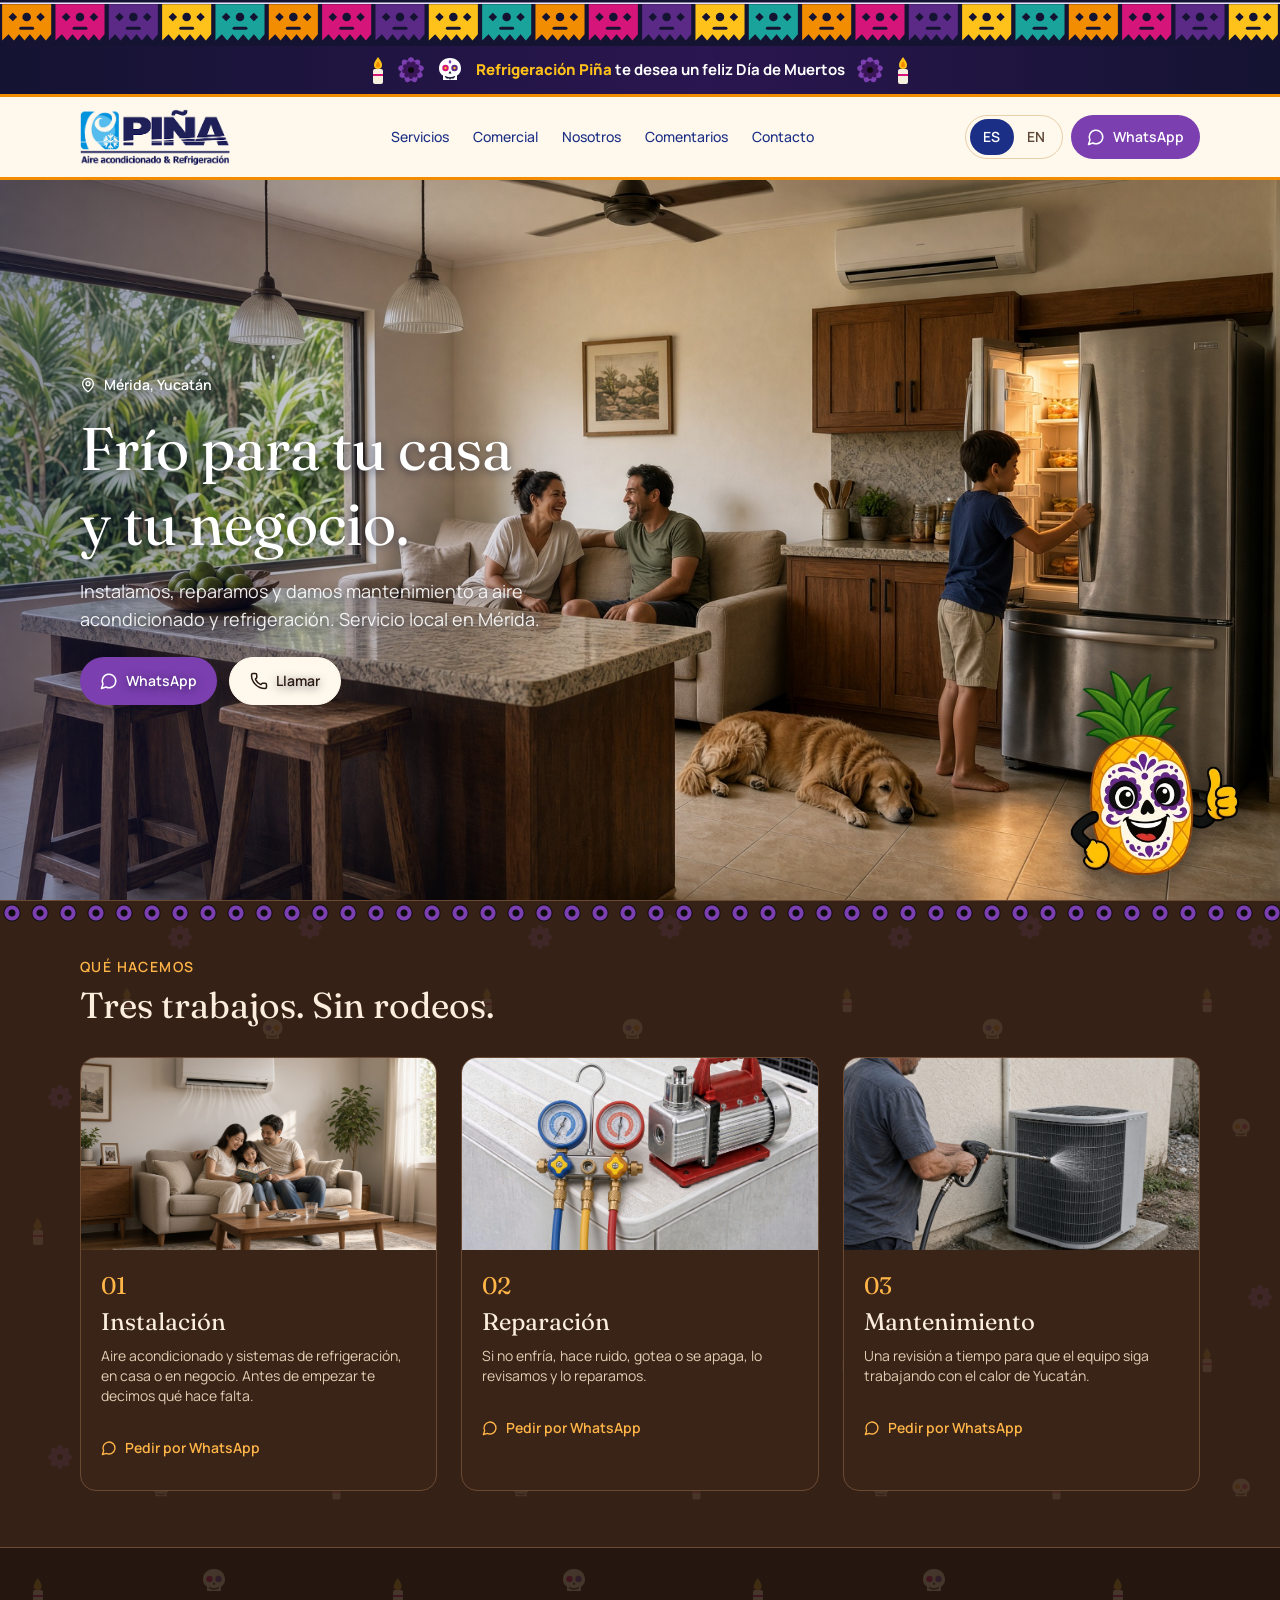
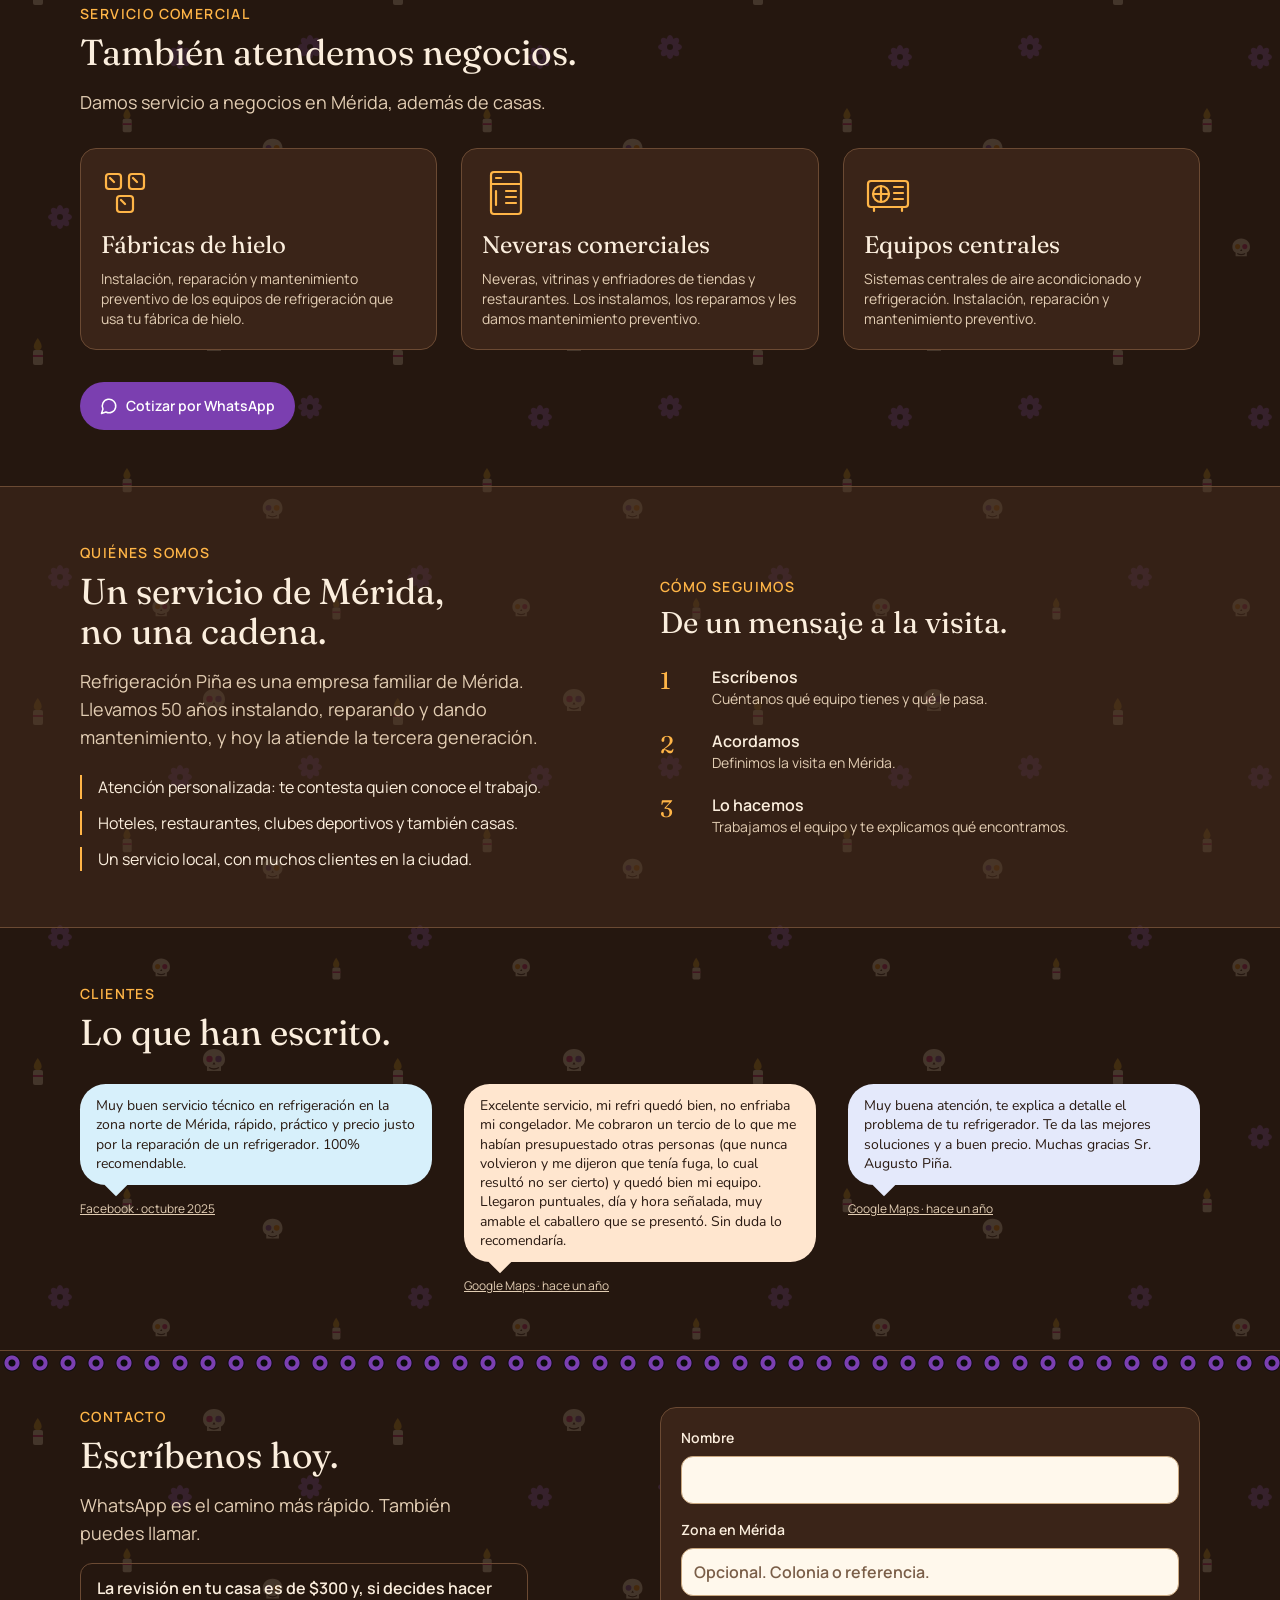
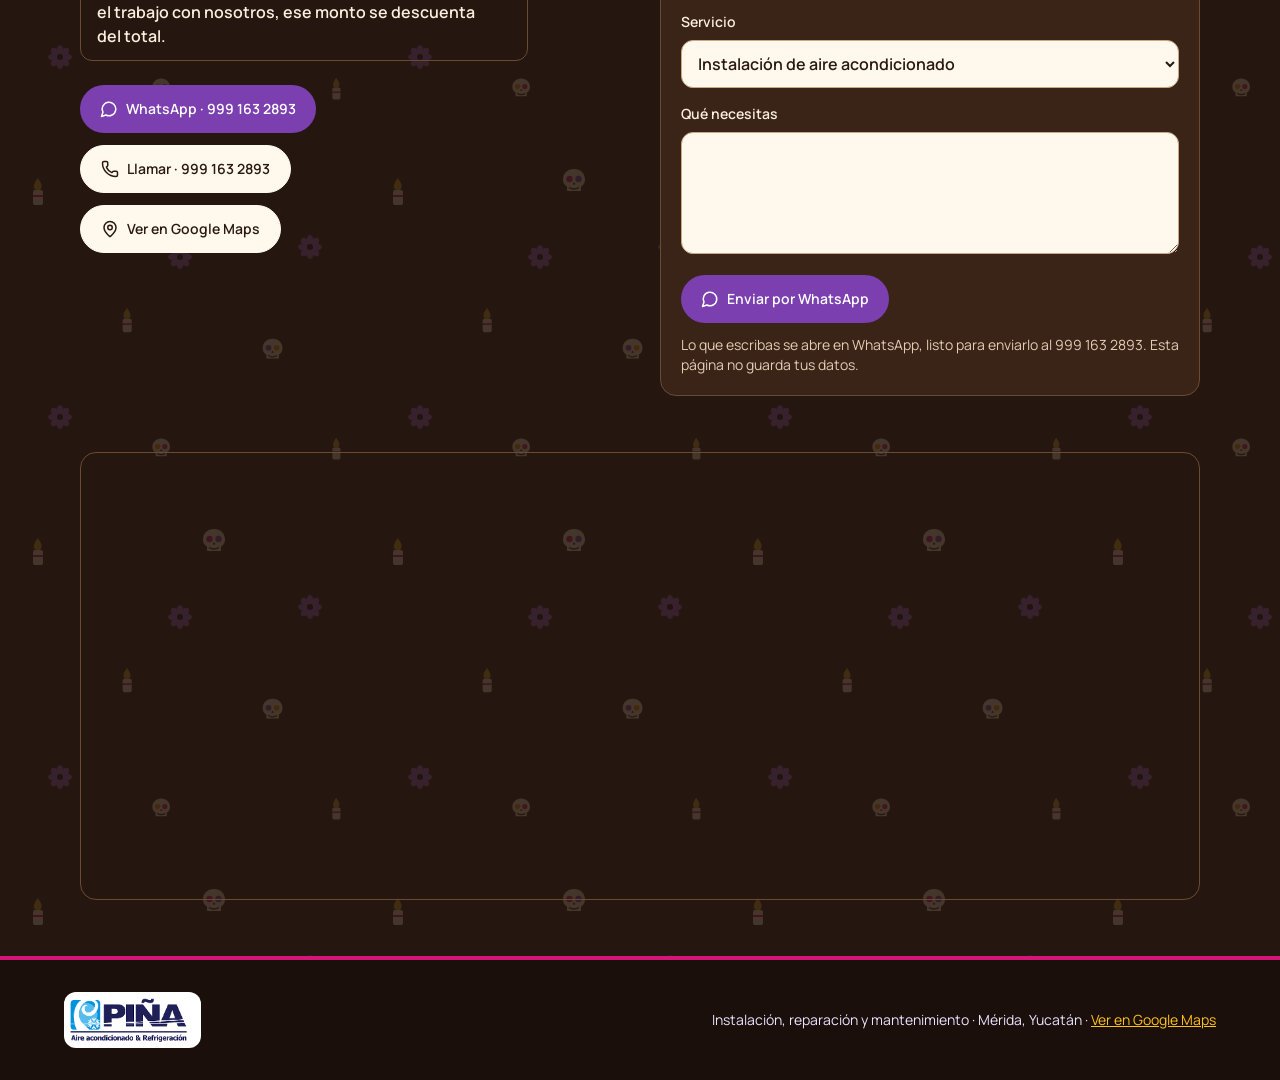
<file: index.html>
<!DOCTYPE html><html lang="es" class="antialiased"><head><meta charSet="utf-8"/><meta name="viewport" content="width=device-width, initial-scale=1"/><link rel="preload" as="image" href="./index_files/logo.png"/><link rel="preload" as="image" href="./index_files/hogar-4.jpg"/><link rel="preload" as="image" href="./index_files/evap-2.jpg"/><link rel="preload" as="image" href="./index_files/tools-6.jpg"/><link rel="preload" as="image" href="./index_files/wash-3.jpg"/><link rel="stylesheet" href="./index_files/styles.css"><!-- DIA DE MUERTOS (inicio) --><link rel="stylesheet" href="./index_files/muertos.css"><!-- DIA DE MUERTOS (fin) --><link rel="stylesheet" href="https://fonts.googleapis.com/css2?family=Fraunces:opsz,wght@9..144,560;9..144,640&amp;family=Manrope:wght@400;500;600;700&amp;family=Nunito:wght@500;600;700&amp;display=swap" data-precedence="default"/><title>Refrigeración Piña · Aire y refrigeración en Mérida</title><meta name="theme-color" content="#1b2f86"/><meta name="description" content="Instalación, reparación y mantenimiento de aire acondicionado y refrigeración en Mérida, Yucatán. WhatsApp 999 163 2893."/><link rel="icon" type="image/svg+xml" href="./favicon.svg"/><link rel="preconnect" href="https://fonts.googleapis.com"/><link rel="preconnect" href="https://fonts.gstatic.com" crossorigin="anonymous"/></head><body><!-- DIA DE MUERTOS (inicio) --><div class="dm-papel" aria-hidden="true"><svg viewBox="0 0 1200 46" preserveAspectRatio="xMinYMin slice"><line x1="0" y1="3" x2="2000" y2="3" stroke="#e9e3ff" stroke-width="1.5"/><g transform="translate(0,0)"><path d="M2 4h46v28l-5 6-5-6-5 6-5-6-5 6-5-6-5 6-5-6-6 6z" fill="#f28c00"/><circle cx="25" cy="16" r="4" fill="#141331"/><path d="M12 12l4 4-4 4-4-4zM38 12l4 4-4 4-4-4z" fill="#141331"/><rect x="18" y="25" width="14" height="3" rx="1.5" fill="#141331"/></g><g transform="translate(50,0)"><path d="M2 4h46v28l-5 6-5-6-5 6-5-6-5 6-5-6-5 6-5-6-6 6z" fill="#d6157a"/><circle cx="25" cy="16" r="4" fill="#141331"/><path d="M12 12l4 4-4 4-4-4zM38 12l4 4-4 4-4-4z" fill="#141331"/><rect x="18" y="25" width="14" height="3" rx="1.5" fill="#141331"/></g><g transform="translate(100,0)"><path d="M2 4h46v28l-5 6-5-6-5 6-5-6-5 6-5-6-5 6-5-6-6 6z" fill="#5b2a86"/><circle cx="25" cy="16" r="4" fill="#141331"/><path d="M12 12l4 4-4 4-4-4zM38 12l4 4-4 4-4-4z" fill="#141331"/><rect x="18" y="25" width="14" height="3" rx="1.5" fill="#141331"/></g><g transform="translate(150,0)"><path d="M2 4h46v28l-5 6-5-6-5 6-5-6-5 6-5-6-5 6-5-6-6 6z" fill="#ffc21a"/><circle cx="25" cy="16" r="4" fill="#141331"/><path d="M12 12l4 4-4 4-4-4zM38 12l4 4-4 4-4-4z" fill="#141331"/><rect x="18" y="25" width="14" height="3" rx="1.5" fill="#141331"/></g><g transform="translate(200,0)"><path d="M2 4h46v28l-5 6-5-6-5 6-5-6-5 6-5-6-5 6-5-6-6 6z" fill="#1aa39a"/><circle cx="25" cy="16" r="4" fill="#141331"/><path d="M12 12l4 4-4 4-4-4zM38 12l4 4-4 4-4-4z" fill="#141331"/><rect x="18" y="25" width="14" height="3" rx="1.5" fill="#141331"/></g><g transform="translate(250,0)"><path d="M2 4h46v28l-5 6-5-6-5 6-5-6-5 6-5-6-5 6-5-6-6 6z" fill="#f28c00"/><circle cx="25" cy="16" r="4" fill="#141331"/><path d="M12 12l4 4-4 4-4-4zM38 12l4 4-4 4-4-4z" fill="#141331"/><rect x="18" y="25" width="14" height="3" rx="1.5" fill="#141331"/></g><g transform="translate(300,0)"><path d="M2 4h46v28l-5 6-5-6-5 6-5-6-5 6-5-6-5 6-5-6-6 6z" fill="#d6157a"/><circle cx="25" cy="16" r="4" fill="#141331"/><path d="M12 12l4 4-4 4-4-4zM38 12l4 4-4 4-4-4z" fill="#141331"/><rect x="18" y="25" width="14" height="3" rx="1.5" fill="#141331"/></g><g transform="translate(350,0)"><path d="M2 4h46v28l-5 6-5-6-5 6-5-6-5 6-5-6-5 6-5-6-6 6z" fill="#5b2a86"/><circle cx="25" cy="16" r="4" fill="#141331"/><path d="M12 12l4 4-4 4-4-4zM38 12l4 4-4 4-4-4z" fill="#141331"/><rect x="18" y="25" width="14" height="3" rx="1.5" fill="#141331"/></g><g transform="translate(400,0)"><path d="M2 4h46v28l-5 6-5-6-5 6-5-6-5 6-5-6-5 6-5-6-6 6z" fill="#ffc21a"/><circle cx="25" cy="16" r="4" fill="#141331"/><path d="M12 12l4 4-4 4-4-4zM38 12l4 4-4 4-4-4z" fill="#141331"/><rect x="18" y="25" width="14" height="3" rx="1.5" fill="#141331"/></g><g transform="translate(450,0)"><path d="M2 4h46v28l-5 6-5-6-5 6-5-6-5 6-5-6-5 6-5-6-6 6z" fill="#1aa39a"/><circle cx="25" cy="16" r="4" fill="#141331"/><path d="M12 12l4 4-4 4-4-4zM38 12l4 4-4 4-4-4z" fill="#141331"/><rect x="18" y="25" width="14" height="3" rx="1.5" fill="#141331"/></g><g transform="translate(500,0)"><path d="M2 4h46v28l-5 6-5-6-5 6-5-6-5 6-5-6-5 6-5-6-6 6z" fill="#f28c00"/><circle cx="25" cy="16" r="4" fill="#141331"/><path d="M12 12l4 4-4 4-4-4zM38 12l4 4-4 4-4-4z" fill="#141331"/><rect x="18" y="25" width="14" height="3" rx="1.5" fill="#141331"/></g><g transform="translate(550,0)"><path d="M2 4h46v28l-5 6-5-6-5 6-5-6-5 6-5-6-5 6-5-6-6 6z" fill="#d6157a"/><circle cx="25" cy="16" r="4" fill="#141331"/><path d="M12 12l4 4-4 4-4-4zM38 12l4 4-4 4-4-4z" fill="#141331"/><rect x="18" y="25" width="14" height="3" rx="1.5" fill="#141331"/></g><g transform="translate(600,0)"><path d="M2 4h46v28l-5 6-5-6-5 6-5-6-5 6-5-6-5 6-5-6-6 6z" fill="#5b2a86"/><circle cx="25" cy="16" r="4" fill="#141331"/><path d="M12 12l4 4-4 4-4-4zM38 12l4 4-4 4-4-4z" fill="#141331"/><rect x="18" y="25" width="14" height="3" rx="1.5" fill="#141331"/></g><g transform="translate(650,0)"><path d="M2 4h46v28l-5 6-5-6-5 6-5-6-5 6-5-6-5 6-5-6-6 6z" fill="#ffc21a"/><circle cx="25" cy="16" r="4" fill="#141331"/><path d="M12 12l4 4-4 4-4-4zM38 12l4 4-4 4-4-4z" fill="#141331"/><rect x="18" y="25" width="14" height="3" rx="1.5" fill="#141331"/></g><g transform="translate(700,0)"><path d="M2 4h46v28l-5 6-5-6-5 6-5-6-5 6-5-6-5 6-5-6-6 6z" fill="#1aa39a"/><circle cx="25" cy="16" r="4" fill="#141331"/><path d="M12 12l4 4-4 4-4-4zM38 12l4 4-4 4-4-4z" fill="#141331"/><rect x="18" y="25" width="14" height="3" rx="1.5" fill="#141331"/></g><g transform="translate(750,0)"><path d="M2 4h46v28l-5 6-5-6-5 6-5-6-5 6-5-6-5 6-5-6-6 6z" fill="#f28c00"/><circle cx="25" cy="16" r="4" fill="#141331"/><path d="M12 12l4 4-4 4-4-4zM38 12l4 4-4 4-4-4z" fill="#141331"/><rect x="18" y="25" width="14" height="3" rx="1.5" fill="#141331"/></g><g transform="translate(800,0)"><path d="M2 4h46v28l-5 6-5-6-5 6-5-6-5 6-5-6-5 6-5-6-6 6z" fill="#d6157a"/><circle cx="25" cy="16" r="4" fill="#141331"/><path d="M12 12l4 4-4 4-4-4zM38 12l4 4-4 4-4-4z" fill="#141331"/><rect x="18" y="25" width="14" height="3" rx="1.5" fill="#141331"/></g><g transform="translate(850,0)"><path d="M2 4h46v28l-5 6-5-6-5 6-5-6-5 6-5-6-5 6-5-6-6 6z" fill="#5b2a86"/><circle cx="25" cy="16" r="4" fill="#141331"/><path d="M12 12l4 4-4 4-4-4zM38 12l4 4-4 4-4-4z" fill="#141331"/><rect x="18" y="25" width="14" height="3" rx="1.5" fill="#141331"/></g><g transform="translate(900,0)"><path d="M2 4h46v28l-5 6-5-6-5 6-5-6-5 6-5-6-5 6-5-6-6 6z" fill="#ffc21a"/><circle cx="25" cy="16" r="4" fill="#141331"/><path d="M12 12l4 4-4 4-4-4zM38 12l4 4-4 4-4-4z" fill="#141331"/><rect x="18" y="25" width="14" height="3" rx="1.5" fill="#141331"/></g><g transform="translate(950,0)"><path d="M2 4h46v28l-5 6-5-6-5 6-5-6-5 6-5-6-5 6-5-6-6 6z" fill="#1aa39a"/><circle cx="25" cy="16" r="4" fill="#141331"/><path d="M12 12l4 4-4 4-4-4zM38 12l4 4-4 4-4-4z" fill="#141331"/><rect x="18" y="25" width="14" height="3" rx="1.5" fill="#141331"/></g><g transform="translate(1000,0)"><path d="M2 4h46v28l-5 6-5-6-5 6-5-6-5 6-5-6-5 6-5-6-6 6z" fill="#f28c00"/><circle cx="25" cy="16" r="4" fill="#141331"/><path d="M12 12l4 4-4 4-4-4zM38 12l4 4-4 4-4-4z" fill="#141331"/><rect x="18" y="25" width="14" height="3" rx="1.5" fill="#141331"/></g><g transform="translate(1050,0)"><path d="M2 4h46v28l-5 6-5-6-5 6-5-6-5 6-5-6-5 6-5-6-6 6z" fill="#d6157a"/><circle cx="25" cy="16" r="4" fill="#141331"/><path d="M12 12l4 4-4 4-4-4zM38 12l4 4-4 4-4-4z" fill="#141331"/><rect x="18" y="25" width="14" height="3" rx="1.5" fill="#141331"/></g><g transform="translate(1100,0)"><path d="M2 4h46v28l-5 6-5-6-5 6-5-6-5 6-5-6-5 6-5-6-6 6z" fill="#5b2a86"/><circle cx="25" cy="16" r="4" fill="#141331"/><path d="M12 12l4 4-4 4-4-4zM38 12l4 4-4 4-4-4z" fill="#141331"/><rect x="18" y="25" width="14" height="3" rx="1.5" fill="#141331"/></g><g transform="translate(1150,0)"><path d="M2 4h46v28l-5 6-5-6-5 6-5-6-5 6-5-6-5 6-5-6-6 6z" fill="#ffc21a"/><circle cx="25" cy="16" r="4" fill="#141331"/><path d="M12 12l4 4-4 4-4-4zM38 12l4 4-4 4-4-4z" fill="#141331"/><rect x="18" y="25" width="14" height="3" rx="1.5" fill="#141331"/></g><g transform="translate(1200,0)"><path d="M2 4h46v28l-5 6-5-6-5 6-5-6-5 6-5-6-5 6-5-6-6 6z" fill="#1aa39a"/><circle cx="25" cy="16" r="4" fill="#141331"/><path d="M12 12l4 4-4 4-4-4zM38 12l4 4-4 4-4-4z" fill="#141331"/><rect x="18" y="25" width="14" height="3" rx="1.5" fill="#141331"/></g><g transform="translate(1250,0)"><path d="M2 4h46v28l-5 6-5-6-5 6-5-6-5 6-5-6-5 6-5-6-6 6z" fill="#f28c00"/><circle cx="25" cy="16" r="4" fill="#141331"/><path d="M12 12l4 4-4 4-4-4zM38 12l4 4-4 4-4-4z" fill="#141331"/><rect x="18" y="25" width="14" height="3" rx="1.5" fill="#141331"/></g><g transform="translate(1300,0)"><path d="M2 4h46v28l-5 6-5-6-5 6-5-6-5 6-5-6-5 6-5-6-6 6z" fill="#d6157a"/><circle cx="25" cy="16" r="4" fill="#141331"/><path d="M12 12l4 4-4 4-4-4zM38 12l4 4-4 4-4-4z" fill="#141331"/><rect x="18" y="25" width="14" height="3" rx="1.5" fill="#141331"/></g><g transform="translate(1350,0)"><path d="M2 4h46v28l-5 6-5-6-5 6-5-6-5 6-5-6-5 6-5-6-6 6z" fill="#5b2a86"/><circle cx="25" cy="16" r="4" fill="#141331"/><path d="M12 12l4 4-4 4-4-4zM38 12l4 4-4 4-4-4z" fill="#141331"/><rect x="18" y="25" width="14" height="3" rx="1.5" fill="#141331"/></g><g transform="translate(1400,0)"><path d="M2 4h46v28l-5 6-5-6-5 6-5-6-5 6-5-6-5 6-5-6-6 6z" fill="#ffc21a"/><circle cx="25" cy="16" r="4" fill="#141331"/><path d="M12 12l4 4-4 4-4-4zM38 12l4 4-4 4-4-4z" fill="#141331"/><rect x="18" y="25" width="14" height="3" rx="1.5" fill="#141331"/></g><g transform="translate(1450,0)"><path d="M2 4h46v28l-5 6-5-6-5 6-5-6-5 6-5-6-5 6-5-6-6 6z" fill="#1aa39a"/><circle cx="25" cy="16" r="4" fill="#141331"/><path d="M12 12l4 4-4 4-4-4zM38 12l4 4-4 4-4-4z" fill="#141331"/><rect x="18" y="25" width="14" height="3" rx="1.5" fill="#141331"/></g><g transform="translate(1500,0)"><path d="M2 4h46v28l-5 6-5-6-5 6-5-6-5 6-5-6-5 6-5-6-6 6z" fill="#f28c00"/><circle cx="25" cy="16" r="4" fill="#141331"/><path d="M12 12l4 4-4 4-4-4zM38 12l4 4-4 4-4-4z" fill="#141331"/><rect x="18" y="25" width="14" height="3" rx="1.5" fill="#141331"/></g><g transform="translate(1550,0)"><path d="M2 4h46v28l-5 6-5-6-5 6-5-6-5 6-5-6-5 6-5-6-6 6z" fill="#d6157a"/><circle cx="25" cy="16" r="4" fill="#141331"/><path d="M12 12l4 4-4 4-4-4zM38 12l4 4-4 4-4-4z" fill="#141331"/><rect x="18" y="25" width="14" height="3" rx="1.5" fill="#141331"/></g><g transform="translate(1600,0)"><path d="M2 4h46v28l-5 6-5-6-5 6-5-6-5 6-5-6-5 6-5-6-6 6z" fill="#5b2a86"/><circle cx="25" cy="16" r="4" fill="#141331"/><path d="M12 12l4 4-4 4-4-4zM38 12l4 4-4 4-4-4z" fill="#141331"/><rect x="18" y="25" width="14" height="3" rx="1.5" fill="#141331"/></g><g transform="translate(1650,0)"><path d="M2 4h46v28l-5 6-5-6-5 6-5-6-5 6-5-6-5 6-5-6-6 6z" fill="#ffc21a"/><circle cx="25" cy="16" r="4" fill="#141331"/><path d="M12 12l4 4-4 4-4-4zM38 12l4 4-4 4-4-4z" fill="#141331"/><rect x="18" y="25" width="14" height="3" rx="1.5" fill="#141331"/></g><g transform="translate(1700,0)"><path d="M2 4h46v28l-5 6-5-6-5 6-5-6-5 6-5-6-5 6-5-6-6 6z" fill="#1aa39a"/><circle cx="25" cy="16" r="4" fill="#141331"/><path d="M12 12l4 4-4 4-4-4zM38 12l4 4-4 4-4-4z" fill="#141331"/><rect x="18" y="25" width="14" height="3" rx="1.5" fill="#141331"/></g><g transform="translate(1750,0)"><path d="M2 4h46v28l-5 6-5-6-5 6-5-6-5 6-5-6-5 6-5-6-6 6z" fill="#f28c00"/><circle cx="25" cy="16" r="4" fill="#141331"/><path d="M12 12l4 4-4 4-4-4zM38 12l4 4-4 4-4-4z" fill="#141331"/><rect x="18" y="25" width="14" height="3" rx="1.5" fill="#141331"/></g><g transform="translate(1800,0)"><path d="M2 4h46v28l-5 6-5-6-5 6-5-6-5 6-5-6-5 6-5-6-6 6z" fill="#d6157a"/><circle cx="25" cy="16" r="4" fill="#141331"/><path d="M12 12l4 4-4 4-4-4zM38 12l4 4-4 4-4-4z" fill="#141331"/><rect x="18" y="25" width="14" height="3" rx="1.5" fill="#141331"/></g><g transform="translate(1850,0)"><path d="M2 4h46v28l-5 6-5-6-5 6-5-6-5 6-5-6-5 6-5-6-6 6z" fill="#5b2a86"/><circle cx="25" cy="16" r="4" fill="#141331"/><path d="M12 12l4 4-4 4-4-4zM38 12l4 4-4 4-4-4z" fill="#141331"/><rect x="18" y="25" width="14" height="3" rx="1.5" fill="#141331"/></g><g transform="translate(1900,0)"><path d="M2 4h46v28l-5 6-5-6-5 6-5-6-5 6-5-6-5 6-5-6-6 6z" fill="#ffc21a"/><circle cx="25" cy="16" r="4" fill="#141331"/><path d="M12 12l4 4-4 4-4-4zM38 12l4 4-4 4-4-4z" fill="#141331"/><rect x="18" y="25" width="14" height="3" rx="1.5" fill="#141331"/></g><g transform="translate(1950,0)"><path d="M2 4h46v28l-5 6-5-6-5 6-5-6-5 6-5-6-5 6-5-6-6 6z" fill="#1aa39a"/><circle cx="25" cy="16" r="4" fill="#141331"/><path d="M12 12l4 4-4 4-4-4zM38 12l4 4-4 4-4-4z" fill="#141331"/><rect x="18" y="25" width="14" height="3" rx="1.5" fill="#141331"/></g></svg></div><div class="dm-saludo" role="note"><svg width="16" height="28" viewBox="0 0 16 28" aria-hidden="true"><path class="dm-flama" d="M8 1c3 4 4 6 4 8a4 4 0 0 1-8 0c0-2 1-4 4-8z" fill="#ffc21a"/><path d="M8 5c1.5 2.5 2 3.5 2 4.5a2 2 0 0 1-4 0c0-1 .5-2 2-4.5z" fill="#f28c00"/><rect x="3" y="13" width="10" height="15" rx="2" fill="#f5efe0"/><rect x="3" y="18" width="10" height="2" fill="#d6157a"/></svg><span class="dm-hide-sm"><svg width="26" height="26" viewBox="0 0 26 26" aria-hidden="true"><g fill="#7b3fb0"><ellipse cx="13" cy="5.5" rx="3.6" ry="5.5" transform="rotate(0 13 13)"/><ellipse cx="13" cy="5.5" rx="3.6" ry="5.5" transform="rotate(40 13 13)"/><ellipse cx="13" cy="5.5" rx="3.6" ry="5.5" transform="rotate(80 13 13)"/><ellipse cx="13" cy="5.5" rx="3.6" ry="5.5" transform="rotate(120 13 13)"/><ellipse cx="13" cy="5.5" rx="3.6" ry="5.5" transform="rotate(160 13 13)"/><ellipse cx="13" cy="5.5" rx="3.6" ry="5.5" transform="rotate(200 13 13)"/><ellipse cx="13" cy="5.5" rx="3.6" ry="5.5" transform="rotate(240 13 13)"/><ellipse cx="13" cy="5.5" rx="3.6" ry="5.5" transform="rotate(280 13 13)"/><ellipse cx="13" cy="5.5" rx="3.6" ry="5.5" transform="rotate(320 13 13)"/></g><g fill="#3a1659"><ellipse cx="13" cy="8" rx="2.6" ry="4" transform="rotate(20 13 13)"/><ellipse cx="13" cy="8" rx="2.6" ry="4" transform="rotate(60 13 13)"/><ellipse cx="13" cy="8" rx="2.6" ry="4" transform="rotate(100 13 13)"/><ellipse cx="13" cy="8" rx="2.6" ry="4" transform="rotate(140 13 13)"/><ellipse cx="13" cy="8" rx="2.6" ry="4" transform="rotate(180 13 13)"/><ellipse cx="13" cy="8" rx="2.6" ry="4" transform="rotate(220 13 13)"/><ellipse cx="13" cy="8" rx="2.6" ry="4" transform="rotate(260 13 13)"/><ellipse cx="13" cy="8" rx="2.6" ry="4" transform="rotate(300 13 13)"/><ellipse cx="13" cy="8" rx="2.6" ry="4" transform="rotate(340 13 13)"/></g><circle cx="13" cy="13" r="3" fill="#0d0b0f"/></svg></span><svg width="28" height="28" viewBox="0 0 28 28" aria-hidden="true"><path d="M14 2C7.5 2 3 6.5 3 12.5c0 3.5 1.7 5.8 4 7v4.5h14v-4.5c2.3-1.2 4-3.5 4-7C25 6.5 20.5 2 14 2z" fill="#fff"/><circle cx="9.5" cy="12" r="3.2" fill="#d6157a"/><circle cx="18.5" cy="12" r="3.2" fill="#5b2a86"/><circle cx="9.5" cy="12" r="1.2" fill="#ffc21a"/><circle cx="18.5" cy="12" r="1.2" fill="#ffc21a"/><path d="M14 15l-1.5 2.5h3z" fill="#141331"/><path d="M9 20.5q5 3 10 0" stroke="#141331" stroke-width="1.4" fill="none"/><path d="M11 20.8v2M14 21.5v2M17 20.8v2" stroke="#141331" stroke-width="1"/><path d="M14 3.5l1.5 2.5-1.5 2-1.5-2z" fill="#7b3fb0"/></svg><span><b>Refrigeración Piña</b> te desea un feliz Día de Muertos</span><svg width="26" height="26" viewBox="0 0 26 26" aria-hidden="true"><g fill="#7b3fb0"><ellipse cx="13" cy="5.5" rx="3.6" ry="5.5" transform="rotate(0 13 13)"/><ellipse cx="13" cy="5.5" rx="3.6" ry="5.5" transform="rotate(40 13 13)"/><ellipse cx="13" cy="5.5" rx="3.6" ry="5.5" transform="rotate(80 13 13)"/><ellipse cx="13" cy="5.5" rx="3.6" ry="5.5" transform="rotate(120 13 13)"/><ellipse cx="13" cy="5.5" rx="3.6" ry="5.5" transform="rotate(160 13 13)"/><ellipse cx="13" cy="5.5" rx="3.6" ry="5.5" transform="rotate(200 13 13)"/><ellipse cx="13" cy="5.5" rx="3.6" ry="5.5" transform="rotate(240 13 13)"/><ellipse cx="13" cy="5.5" rx="3.6" ry="5.5" transform="rotate(280 13 13)"/><ellipse cx="13" cy="5.5" rx="3.6" ry="5.5" transform="rotate(320 13 13)"/></g><g fill="#3a1659"><ellipse cx="13" cy="8" rx="2.6" ry="4" transform="rotate(20 13 13)"/><ellipse cx="13" cy="8" rx="2.6" ry="4" transform="rotate(60 13 13)"/><ellipse cx="13" cy="8" rx="2.6" ry="4" transform="rotate(100 13 13)"/><ellipse cx="13" cy="8" rx="2.6" ry="4" transform="rotate(140 13 13)"/><ellipse cx="13" cy="8" rx="2.6" ry="4" transform="rotate(180 13 13)"/><ellipse cx="13" cy="8" rx="2.6" ry="4" transform="rotate(220 13 13)"/><ellipse cx="13" cy="8" rx="2.6" ry="4" transform="rotate(260 13 13)"/><ellipse cx="13" cy="8" rx="2.6" ry="4" transform="rotate(300 13 13)"/><ellipse cx="13" cy="8" rx="2.6" ry="4" transform="rotate(340 13 13)"/></g><circle cx="13" cy="13" r="3" fill="#0d0b0f"/></svg><span class="dm-hide-sm"><svg width="16" height="28" viewBox="0 0 16 28" aria-hidden="true"><path class="dm-flama" d="M8 1c3 4 4 6 4 8a4 4 0 0 1-8 0c0-2 1-4 4-8z" fill="#ffc21a"/><path d="M8 5c1.5 2.5 2 3.5 2 4.5a2 2 0 0 1-4 0c0-1 .5-2 2-4.5z" fill="#f28c00"/><rect x="3" y="13" width="10" height="15" rx="2" fill="#f5efe0"/><rect x="3" y="18" width="10" height="2" fill="#d6157a"/></svg></span></div><!-- DIA DE MUERTOS (fin) --><div class="min-h-screen bg-bg text-ink"><header class="sticky top-0 z-20 border-b border-line bg-bg/95 backdrop-blur-sm"><div class="mx-auto flex max-w-6xl items-center justify-between gap-4 px-4 py-3"><a href="#inicio" class="flex min-h-11 items-center"><img src="./index_files/logo.png" alt="Piña, aire acondicionado y refrigeración" class="h-12 w-auto md:h-14" width="379" height="133"/></a><nav class="hidden items-center gap-6 md:flex" aria-label="Menú"><a href="#servicios" class="text-sm font-medium text-ink">Servicios</a><a href="#comercial" class="text-sm font-medium text-ink">Comercial</a><a href="#nosotros" class="text-sm font-medium text-ink">Nosotros</a><a href="#comentarios" class="text-sm font-medium text-ink">Comentarios</a><a href="#contacto" class="text-sm font-medium text-ink">Contacto</a></nav><div class="flex items-center gap-2"><div class="flex h-11 items-center rounded-full border border-line p-1" role="group" aria-label="Idioma"><button type="button" aria-pressed="true" class="h-9 min-w-11 rounded-full px-3 text-sm font-semibold bg-ink text-bg">ES</button><button type="button" aria-pressed="false" class="h-9 min-w-11 rounded-full px-3 text-sm font-semibold text-muted">EN</button></div><a href="https://wa.me/529991632893?text=Hola%2C%20quiero%20un%20servicio." class="hidden h-11 items-center gap-2 rounded-full bg-pine px-4 text-sm font-semibold text-pine-ink md:inline-flex"><svg xmlns="http://www.w3.org/2000/svg" width="18" height="18" viewBox="0 0 24 24" fill="none" stroke="currentColor" stroke-width="2" stroke-linecap="round" stroke-linejoin="round" class="lucide lucide-message-circle" aria-hidden="true"><path d="M7.9 20A9 9 0 1 0 4 16.1L2 22Z"></path></svg>WhatsApp</a><button type="button" class="inline-flex h-11 w-11 items-center justify-center rounded-full border border-line md:hidden" aria-expanded="false" aria-label="Menú"><svg xmlns="http://www.w3.org/2000/svg" width="20" height="20" viewBox="0 0 24 24" fill="none" stroke="currentColor" stroke-width="2" stroke-linecap="round" stroke-linejoin="round" class="lucide lucide-menu" aria-hidden="true"><path d="M4 12h16"></path><path d="M4 18h16"></path><path d="M4 6h16"></path></svg></button></div></div></header><main class="pb-24 md:pb-0"><section id="inicio" class="relative min-h-[40rem] w-full overflow-hidden md:aspect-[16/9] md:min-h-[32rem]"><img src="./index_files/hogar-4.jpg" alt="Una pareja platicando, un niño abriendo el refrigerador y un jardín por la ventana" class="absolute inset-0 h-full w-full object-cover object-center"/><!-- DIA DE MUERTOS (inicio) --><img src="./index_files/muertos-pina.webp" alt="" aria-hidden="true" class="dm-pina" width="303" height="360"/><!-- DIA DE MUERTOS (fin) --><div class="absolute inset-0 bg-[linear-gradient(to_right,rgba(12,22,70,0.5)_0%,rgba(12,22,70,0.22)_26%,transparent_48%)]"></div><div class="relative mx-auto flex h-full max-w-6xl items-center px-4 py-16"><div class="hero-plain max-w-xl text-white"><p class="mb-4 inline-flex items-center gap-2 text-sm font-semibold"><svg xmlns="http://www.w3.org/2000/svg" width="16" height="16" viewBox="0 0 24 24" fill="none" stroke="currentColor" stroke-width="2" stroke-linecap="round" stroke-linejoin="round" class="lucide lucide-map-pin" aria-hidden="true"><path d="M20 10c0 4.993-5.539 10.193-7.399 11.799a1 1 0 0 1-1.202 0C9.539 20.193 4 14.993 4 10a8 8 0 0 1 16 0"></path><circle cx="12" cy="10" r="3"></circle></svg>Mérida, Yucatán</p><h1 class="font-display text-5xl leading-tight md:text-6xl">Frío para tu casa y tu negocio.</h1><p class="mt-4 max-w-lg text-lg text-white/90">Instalamos, reparamos y damos mantenimiento a aire acondicionado y refrigeración. Servicio local en Mérida.</p><div class="mt-6 flex flex-wrap gap-3"><a href="https://wa.me/529991632893?text=Hola%2C%20quiero%20un%20servicio." class="inline-flex h-12 items-center gap-2 rounded-full bg-pine px-5 text-sm font-semibold text-pine-ink"><svg xmlns="http://www.w3.org/2000/svg" width="18" height="18" viewBox="0 0 24 24" fill="none" stroke="currentColor" stroke-width="2" stroke-linecap="round" stroke-linejoin="round" class="lucide lucide-message-circle" aria-hidden="true"><path d="M7.9 20A9 9 0 1 0 4 16.1L2 22Z"></path></svg>WhatsApp</a><a href="tel:+529991632893" class="inline-flex h-12 items-center gap-2 rounded-full border border-line bg-paper px-5 text-sm font-semibold text-ink"><svg xmlns="http://www.w3.org/2000/svg" width="18" height="18" viewBox="0 0 24 24" fill="none" stroke="currentColor" stroke-width="2" stroke-linecap="round" stroke-linejoin="round" class="lucide lucide-phone" aria-hidden="true"><path d="M13.832 16.568a1 1 0 0 0 1.213-.303l.355-.465A2 2 0 0 1 17 15h3a2 2 0 0 1 2 2v3a2 2 0 0 1-2 2A18 18 0 0 1 2 4a2 2 0 0 1 2-2h3a2 2 0 0 1 2 2v3a2 2 0 0 1-.8 1.6l-.468.351a1 1 0 0 0-.292 1.233 14 14 0 0 0 6.392 6.384"></path></svg>Llamar</a></div></div></div></section><section id="servicios" class="border-t border-line bg-paper"><div class="mx-auto max-w-6xl px-4 py-14"><p class="text-sm font-semibold tracking-widest text-copper uppercase">Qué hacemos</p><h2 class="mt-2 font-display text-4xl">Tres trabajos. Sin rodeos.</h2><div class="mt-8 grid gap-6 md:grid-cols-3"><article class="overflow-hidden rounded-2xl border border-line bg-bg"><img src="./index_files/evap-2.jpg" alt="Familia cómoda con el evaporador instalado" class="h-48 w-full object-cover"/><div class="p-5"><p class="font-display text-2xl text-copper">01</p><h3 class="mt-1 font-display text-2xl">Instalación</h3><p class="mt-2 text-sm text-muted">Aire acondicionado y sistemas de refrigeración, en casa o en negocio. Antes de empezar te decimos qué hace falta.</p><a href="https://wa.me/529991632893?text=Quiero%20cotizar%20una%20instalaci%C3%B3n" class="mt-5 inline-flex h-11 items-center gap-2 text-sm font-semibold text-copper"><svg xmlns="http://www.w3.org/2000/svg" width="16" height="16" viewBox="0 0 24 24" fill="none" stroke="currentColor" stroke-width="2" stroke-linecap="round" stroke-linejoin="round" class="lucide lucide-message-circle" aria-hidden="true"><path d="M7.9 20A9 9 0 1 0 4 16.1L2 22Z"></path></svg>Pedir por WhatsApp</a></div></article><article class="overflow-hidden rounded-2xl border border-line bg-bg"><img src="./index_files/tools-6.jpg" alt="Manómetros nuevos y una bomba de vacío" class="h-48 w-full object-cover"/><div class="p-5"><p class="font-display text-2xl text-copper">02</p><h3 class="mt-1 font-display text-2xl">Reparación</h3><p class="mt-2 text-sm text-muted">Si no enfría, hace ruido, gotea o se apaga, lo revisamos y lo reparamos.</p><a href="https://wa.me/529991632893?text=Necesito%20una%20reparaci%C3%B3n" class="mt-5 inline-flex h-11 items-center gap-2 text-sm font-semibold text-copper"><svg xmlns="http://www.w3.org/2000/svg" width="16" height="16" viewBox="0 0 24 24" fill="none" stroke="currentColor" stroke-width="2" stroke-linecap="round" stroke-linejoin="round" class="lucide lucide-message-circle" aria-hidden="true"><path d="M7.9 20A9 9 0 1 0 4 16.1L2 22Z"></path></svg>Pedir por WhatsApp</a></div></article><article class="overflow-hidden rounded-2xl border border-line bg-bg"><img src="./index_files/wash-3.jpg" alt="Lavado del equipo con hidrolavadora" class="h-48 w-full object-cover"/><div class="p-5"><p class="font-display text-2xl text-copper">03</p><h3 class="mt-1 font-display text-2xl">Mantenimiento</h3><p class="mt-2 text-sm text-muted">Una revisión a tiempo para que el equipo siga trabajando con el calor de Yucatán.</p><a href="https://wa.me/529991632893?text=Quiero%20agendar%20mantenimiento" class="mt-5 inline-flex h-11 items-center gap-2 text-sm font-semibold text-copper"><svg xmlns="http://www.w3.org/2000/svg" width="16" height="16" viewBox="0 0 24 24" fill="none" stroke="currentColor" stroke-width="2" stroke-linecap="round" stroke-linejoin="round" class="lucide lucide-message-circle" aria-hidden="true"><path d="M7.9 20A9 9 0 1 0 4 16.1L2 22Z"></path></svg>Pedir por WhatsApp</a></div></article></div></div></section><section id="comercial" class="border-t border-line bg-bg"><div class="mx-auto max-w-6xl px-4 py-14"><p class="text-sm font-semibold tracking-widest text-copper uppercase">Servicio comercial</p><h2 class="mt-2 font-display text-4xl">También atendemos negocios.</h2><p class="mt-4 max-w-lg text-lg text-muted">Damos servicio a negocios en Mérida, además de casas.</p><div class="mt-8 grid gap-6 md:grid-cols-3"><article class="rounded-2xl border border-line bg-paper p-5"><svg xmlns="http://www.w3.org/2000/svg" width="48" height="48" viewBox="0 0 48 48" fill="none" stroke="currentColor" stroke-width="2.2" stroke-linecap="round" stroke-linejoin="round" class="text-copper" aria-hidden="true"><rect x="5" y="5" width="15" height="15" rx="3"/><rect x="28" y="5" width="15" height="15" rx="3"/><rect x="16" y="27" width="16" height="16" rx="3"/><path d="M9 9l4 4M32 9l4 4M20 31l4 4"/></svg><h3 class="mt-3 font-display text-2xl">Fábricas de hielo</h3><p class="mt-2 text-sm text-muted">Instalación, reparación y mantenimiento preventivo de los equipos de refrigeración que usa tu fábrica de hielo.</p></article><article class="rounded-2xl border border-line bg-paper p-5"><svg xmlns="http://www.w3.org/2000/svg" width="48" height="48" viewBox="0 0 48 48" fill="none" stroke="currentColor" stroke-width="2.2" stroke-linecap="round" stroke-linejoin="round" class="text-copper" aria-hidden="true"><rect x="9" y="3" width="30" height="42" rx="3"/><path d="M9 15h30M14 9h5M14 22v14M24 22h10M24 28h10M24 34h10"/></svg><h3 class="mt-3 font-display text-2xl">Neveras comerciales</h3><p class="mt-2 text-sm text-muted">Neveras, vitrinas y enfriadores de tiendas y restaurantes. Los instalamos, los reparamos y les damos mantenimiento preventivo.</p></article><article class="rounded-2xl border border-line bg-paper p-5"><svg xmlns="http://www.w3.org/2000/svg" width="48" height="48" viewBox="0 0 48 48" fill="none" stroke="currentColor" stroke-width="2.2" stroke-linecap="round" stroke-linejoin="round" class="text-copper" aria-hidden="true"><rect x="4" y="12" width="40" height="26" rx="3"/><circle cx="17" cy="25" r="8"/><path d="M17 17v16M9 25h16M30 18h9M30 24h9M30 30h9M10 38v4M38 38v4"/></svg><h3 class="mt-3 font-display text-2xl">Equipos centrales</h3><p class="mt-2 text-sm text-muted">Sistemas centrales de aire acondicionado y refrigeración. Instalación, reparación y mantenimiento preventivo.</p></article></div><a href="https://wa.me/529991632893?text=Quiero%20cotizar%20un%20servicio%20comercial" class="mt-8 inline-flex h-12 items-center gap-2 rounded-full bg-pine px-5 text-sm font-semibold text-pine-ink"><svg xmlns="http://www.w3.org/2000/svg" width="18" height="18" viewBox="0 0 24 24" fill="none" stroke="currentColor" stroke-width="2" stroke-linecap="round" stroke-linejoin="round" aria-hidden="true"><path d="M7.9 20A9 9 0 1 0 4 16.1L2 22Z"></path></svg>Cotizar por WhatsApp</a></div></section><section id="nosotros" class="border-t border-line bg-bg text-ink"><div class="mx-auto grid max-w-6xl gap-10 px-4 py-14 md:grid-cols-2 md:items-center"><div><p class="text-sm font-semibold tracking-widest text-copper uppercase">Quiénes somos</p><h2 class="mt-2 font-display text-4xl">Un servicio de Mérida, no una cadena.</h2><p class="mt-4 max-w-lg text-lg text-muted">Refrigeración Piña es una empresa familiar de Mérida. Llevamos 50 años instalando, reparando y dando mantenimiento, y hoy la atiende la tercera generación.</p><ul class="mt-6 flex flex-col gap-3"><li class="border-l-2 border-copper pl-4 text-base text-ink">Atención personalizada: te contesta quien conoce el trabajo.</li><li class="border-l-2 border-copper pl-4 text-base text-ink">Hoteles, restaurantes, clubes deportivos y también casas.</li><li class="border-l-2 border-copper pl-4 text-base text-ink">Un servicio local, con muchos clientes en la ciudad.</li></ul></div><div><p class="text-sm font-semibold tracking-widest text-copper uppercase">Cómo seguimos</p><h3 class="mt-2 font-display text-3xl">De un mensaje a la visita.</h3><ol class="mt-6 flex flex-col gap-5"><li class="grid grid-cols-[2.5rem_1fr] gap-3"><span class="font-display text-2xl text-copper">1</span><div><p class="font-semibold">Escríbenos</p><p class="text-sm text-muted">Cuéntanos qué equipo tienes y qué le pasa.</p></div></li><li class="grid grid-cols-[2.5rem_1fr] gap-3"><span class="font-display text-2xl text-copper">2</span><div><p class="font-semibold">Acordamos</p><p class="text-sm text-muted">Definimos la visita en Mérida.</p></div></li><li class="grid grid-cols-[2.5rem_1fr] gap-3"><span class="font-display text-2xl text-copper">3</span><div><p class="font-semibold">Lo hacemos</p><p class="text-sm text-muted">Trabajamos el equipo y te explicamos qué encontramos.</p></div></li></ol></div></div></section><section id="comentarios" class="border-t border-line"><div class="mx-auto max-w-6xl px-4 py-14"><p class="text-sm font-semibold tracking-widest text-copper uppercase">Clientes</p><h2 class="mt-2 font-display text-4xl">Lo que han escrito.</h2><div class="mt-8 grid gap-8 md:grid-cols-3"><figure><blockquote class="font-quote relative rounded-[1.6rem] px-4 py-3 text-sm leading-snug text-ink bg-[#d7f0fb]">Muy buen servicio técnico en refrigeración en la zona norte de Mérida, rápido, práctico y precio justo por la reparación de un refrigerador. 100% recomendable.<span aria-hidden="true" class="absolute -bottom-2 left-7 h-4 w-4 rotate-45 bg-[#d7f0fb]"></span></blockquote><figcaption class="mt-4 text-xs text-muted"><a href="https://www.facebook.com/refrigeracionpina/reviews" class="underline" target="_blank" rel="noreferrer">Facebook · octubre 2025</a></figcaption></figure><figure><blockquote class="font-quote relative rounded-[1.6rem] px-4 py-3 text-sm leading-snug text-ink bg-[#ffe6cf]">Excelente servicio, mi refri quedó bien, no enfriaba mi congelador. Me cobraron un tercio de lo que me habían presupuestado otras personas (que nunca volvieron y me dijeron que tenía fuga, lo cual resultó no ser cierto) y quedó bien mi equipo. Llegaron puntuales, día y hora señalada, muy amable el caballero que se presentó. Sin duda lo recomendaría.<span aria-hidden="true" class="absolute -bottom-2 left-7 h-4 w-4 rotate-45 bg-[#ffe6cf]"></span></blockquote><figcaption class="mt-4 text-xs text-muted"><a href="https://www.facebook.com/refrigeracionpina/reviews" class="underline" target="_blank" rel="noreferrer">Google Maps · hace un año</a></figcaption></figure><figure><blockquote class="font-quote relative rounded-[1.6rem] px-4 py-3 text-sm leading-snug text-ink bg-[#e4e9fb]">Muy buena atención, te explica a detalle el problema de tu refrigerador. Te da las mejores soluciones y a buen precio. Muchas gracias Sr. Augusto Piña.<span aria-hidden="true" class="absolute -bottom-2 left-7 h-4 w-4 rotate-45 bg-[#e4e9fb]"></span></blockquote><figcaption class="mt-4 text-xs text-muted"><a href="https://www.facebook.com/refrigeracionpina/reviews" class="underline" target="_blank" rel="noreferrer">Google Maps · hace un año</a></figcaption></figure></div></div></section><section id="contacto" class="border-t border-line"><div class="mx-auto grid max-w-6xl gap-10 px-4 py-14 md:grid-cols-2"><div><p class="text-sm font-semibold tracking-widest text-copper uppercase">Contacto</p><h2 class="mt-2 font-display text-4xl text-ink">Escríbenos hoy.</h2><p class="mt-4 max-w-md text-lg text-muted">WhatsApp es el camino más rápido. También puedes llamar.</p><p class="mt-4 max-w-md rounded-xl border border-line px-4 py-3 text-base font-semibold text-ink">La revisión en tu casa es de $300 y, si decides hacer el trabajo con nosotros, ese monto se descuenta del total.</p><div class="mt-6 flex flex-col gap-3"><a href="https://wa.me/529991632893?text=Hola%2C%20quiero%20un%20servicio." class="inline-flex h-12 w-fit items-center gap-2 rounded-full bg-pine px-5 text-sm font-semibold text-pine-ink"><svg xmlns="http://www.w3.org/2000/svg" width="18" height="18" viewBox="0 0 24 24" fill="none" stroke="currentColor" stroke-width="2" stroke-linecap="round" stroke-linejoin="round" class="lucide lucide-message-circle" aria-hidden="true"><path d="M7.9 20A9 9 0 1 0 4 16.1L2 22Z"></path></svg>WhatsApp<!-- --> · <!-- -->999 163 2893</a><a href="tel:+529991632893" class="inline-flex h-12 w-fit items-center gap-2 rounded-full border border-line px-5 text-sm font-semibold"><svg xmlns="http://www.w3.org/2000/svg" width="18" height="18" viewBox="0 0 24 24" fill="none" stroke="currentColor" stroke-width="2" stroke-linecap="round" stroke-linejoin="round" class="lucide lucide-phone" aria-hidden="true"><path d="M13.832 16.568a1 1 0 0 0 1.213-.303l.355-.465A2 2 0 0 1 17 15h3a2 2 0 0 1 2 2v3a2 2 0 0 1-2 2A18 18 0 0 1 2 4a2 2 0 0 1 2-2h3a2 2 0 0 1 2 2v3a2 2 0 0 1-.8 1.6l-.468.351a1 1 0 0 0-.292 1.233 14 14 0 0 0 6.392 6.384"></path></svg>Llamar<!-- --> · <!-- -->999 163 2893</a><a href="https://maps.google.com/maps?q=Refrigeraci%C3%B3n+Pi%C3%B1a+M%C3%A9rida&amp;hl=es&amp;z=16" class="inline-flex h-12 w-fit items-center gap-2 rounded-full border border-line px-5 text-sm font-semibold"><svg xmlns="http://www.w3.org/2000/svg" width="18" height="18" viewBox="0 0 24 24" fill="none" stroke="currentColor" stroke-width="2" stroke-linecap="round" stroke-linejoin="round" class="lucide lucide-map-pin" aria-hidden="true"><path d="M20 10c0 4.993-5.539 10.193-7.399 11.799a1 1 0 0 1-1.202 0C9.539 20.193 4 14.993 4 10a8 8 0 0 1 16 0"></path><circle cx="12" cy="10" r="3"></circle></svg>Ver en Google Maps</a></div></div><form class="rounded-2xl border border-line bg-paper p-5" noValidate=""><label class="block text-sm font-semibold">Nombre<input class="mt-2 h-12 w-full rounded-xl border border-line bg-bg px-3 text-base" autoComplete="name" value=""/></label><label class="mt-4 block text-sm font-semibold">Zona en Mérida<input placeholder="Opcional. Colonia o referencia." class="mt-2 h-12 w-full rounded-xl border border-line bg-bg px-3 text-base placeholder:text-muted" value=""/></label><label class="mt-4 block text-sm font-semibold">Servicio<select class="mt-2 h-12 w-full rounded-xl border border-line bg-bg px-3 text-base"><option selected="">Instalación de aire acondicionado</option><option>Reparación de aire acondicionado</option><option>Mantenimiento de aire acondicionado</option><option>Instalación de refrigeración</option><option>Reparación de refrigeración</option><option>Mantenimiento de refrigeración</option><option>Aún no estoy seguro</option></select></label><label class="mt-4 block text-sm font-semibold">Qué necesitas<textarea rows="4" class="mt-2 w-full rounded-xl border border-line bg-bg px-3 py-3 text-base"></textarea></label><a href="#contacto" rel="noreferrer" class="mt-4 inline-flex h-12 items-center gap-2 rounded-full bg-pine px-5 text-sm font-semibold text-pine-ink"><svg xmlns="http://www.w3.org/2000/svg" width="18" height="18" viewBox="0 0 24 24" fill="none" stroke="currentColor" stroke-width="2" stroke-linecap="round" stroke-linejoin="round" class="lucide lucide-message-circle" aria-hidden="true"><path d="M7.9 20A9 9 0 1 0 4 16.1L2 22Z"></path></svg>Enviar por WhatsApp</a><p class="mt-3 text-sm text-muted">Lo que escribas se abre en WhatsApp, listo para enviarlo al 999 163 2893. Esta página no guarda tus datos.</p></form></div><div class="mx-auto max-w-6xl px-4 pb-14"><iframe title="Ver en Google Maps" src="https://maps.google.com/maps?q=Refrigeraci%C3%B3n%20Pi%C3%B1a%20M%C3%A9rida&amp;hl=es&amp;z=15&amp;output=embed" class="h-80 w-full rounded-2xl border border-line md:h-[28rem]" loading="lazy" referrerPolicy="no-referrer-when-downgrade" allowFullScreen=""></iframe></div></section></main><footer class="border-t border-line px-4 pt-8 pb-28 md:pb-8"><div class="mx-auto flex max-w-6xl flex-col gap-2 md:flex-row md:items-center md:justify-between"><img src="./index_files/logo.png" alt="Piña, aire acondicionado y refrigeración" class="h-12 w-auto" width="379" height="133"/><p class="text-sm text-muted">Instalación, reparación y mantenimiento · Mérida, Yucatán<!-- --> · <a href="https://maps.google.com/maps?q=Refrigeraci%C3%B3n+Pi%C3%B1a+M%C3%A9rida&amp;hl=es&amp;z=16" class="underline">Ver en Google Maps</a></p></div></footer><div class="fixed inset-x-0 bottom-0 z-20 border-t border-line bg-bg p-3 md:hidden"><a href="https://wa.me/529991632893?text=Hola%2C%20quiero%20un%20servicio." class="flex h-12 items-center justify-center gap-2 rounded-full bg-pine text-sm font-semibold text-pine-ink"><svg xmlns="http://www.w3.org/2000/svg" width="18" height="18" viewBox="0 0 24 24" fill="none" stroke="currentColor" stroke-width="2" stroke-linecap="round" stroke-linejoin="round" class="lucide lucide-message-circle" aria-hidden="true"><path d="M7.9 20A9 9 0 1 0 4 16.1L2 22Z"></path></svg>Pedir servicio</a></div></div><script src="./site.js"></script></body></html>
</file>
<file: index_files/muertos.css>
/* ===== TEMA TEMPORAL DÍA DE MUERTOS 2026 =====
   Para quitarlo:
   1) borra este archivo (index_files/muertos.css);
   2) borra la imagen index_files/muertos-pina.webp (piña calaverita);
   3) borra en index.html TODOS los bloques entre
      <!-- DIA DE MUERTOS (inicio) --> y <!-- DIA DE MUERTOS (fin) -->
      (link al CSS, banner/saludo y la piña del inicio). */
:root{
  --dm-cempa:#f28c00; --dm-marigold:#ffc21a; --dm-rosa:#d6157a;
  --dm-morado:#5b2a86; --dm-noche:#141331;
  --color-copper:#b8136a;   /* acentos en rosa mexicano (contraste AA sobre blanco) */
  --color-pine:#5b2a86;     /* botones morados */
  --color-pine-ink:#fff;
  --color-line:#f1d3b0;
}
.dm-papel{height:46px;background:var(--dm-noche);overflow:hidden;position:relative}
.dm-papel svg{display:block;width:100%;height:46px}
.dm-saludo{background:linear-gradient(90deg,var(--dm-noche),#2a1650 55%,var(--dm-noche));
  color:#fff;text-align:center;padding:10px 16px;font-weight:700;font-size:15px;
  display:flex;align-items:center;justify-content:center;gap:12px;flex-wrap:wrap;
  border-bottom:3px solid var(--dm-cempa)}
.dm-saludo b{color:var(--dm-marigold)}
.dm-saludo svg{flex:none}
@media (max-width:480px){.dm-saludo{font-size:13.5px;gap:8px}.dm-saludo .dm-hide-sm,.dm-saludo>svg:nth-last-child(2){display:none}}
header.sticky{border-bottom:3px solid var(--dm-cempa)!important}
.dm-flama{transform-origin:50% 100%;animation:dm-flick 1.6s ease-in-out infinite alternate}
@keyframes dm-flick{from{transform:scale(1,1)}to{transform:scale(.85,1.12)}}
@media (prefers-reduced-motion:reduce){.dm-flama{animation:none}}
/* Fondo sepia oscuro con velitas y calaveritas */
:root{--color-bg:#2b1a12;--color-paper:#3a2418;--color-ink:#fbeedd;--color-muted:#e2cdb3;
  --color-line:#6b4a33;--color-copper:#ffb547;--color-pine:#7b3fb0}
body{background:#2b1a12}
.min-h-screen.bg-bg{background-color:#2b1a12;background-image:url("data:image/svg+xml,%3Csvg%20xmlns%3D%22http%3A//www.w3.org/2000/svg%22%20width%3D%22360%22%20height%3D%22360%22%20viewBox%3D%220%200%20360%20360%22%3E%3Cg%20opacity%3D%22.34%22%3E%3Cg%20transform%3D%22translate%2830%2040%29%20scale%281%29%22%3E%3Cpath%20d%3D%22M8%201c3%204%204%206%204%208a4%204%200%200%201-8%200c0-2%201-4%204-8z%22%20fill%3D%22%23ffc21a%22%3E%3CanimateTransform%20attributeName%3D%22transform%22%20type%3D%22scale%22%20values%3D%221%201%3B0.9%201.08%3B1%201%22%20dur%3D%221.8s%22%20repeatCount%3D%22indefinite%22%20additive%3D%22sum%22/%3E%3Canimate%20attributeName%3D%22opacity%22%20values%3D%221%3B.75%3B1%22%20dur%3D%221.3s%22%20repeatCount%3D%22indefinite%22/%3E%3C/path%3E%3Crect%20x%3D%223%22%20y%3D%2213%22%20width%3D%2210%22%20height%3D%2215%22%20rx%3D%222%22%20fill%3D%22%23f5e6c8%22/%3E%3Crect%20x%3D%223%22%20y%3D%2218%22%20width%3D%2210%22%20height%3D%222%22%20fill%3D%22%23d6157a%22/%3E%3C/g%3E%3Cg%20transform%3D%22translate%28200%2030%29%20scale%281%29%22%3E%3Cpath%20d%3D%22M14%202C7.5%202%203%206.5%203%2012.5c0%203.5%201.7%205.8%204%207v4.5h14v-4.5c2.3-1.2%204-3.5%204-7C25%206.5%2020.5%202%2014%202z%22%20fill%3D%22%23f5e6c8%22/%3E%3Ccircle%20cx%3D%229.5%22%20cy%3D%2212%22%20r%3D%223.2%22%20fill%3D%22%23d6157a%22/%3E%3Ccircle%20cx%3D%2218.5%22%20cy%3D%2212%22%20r%3D%223.2%22%20fill%3D%22%237b3fb0%22/%3E%3Cpath%20d%3D%22M14%2015l-1.5%202.5h3z%22%20fill%3D%22%232a1a12%22/%3E%3Cpath%20d%3D%22M9%2020.5q5%203%2010%200%22%20stroke%3D%22%232a1a12%22%20stroke-width%3D%221.4%22%20fill%3D%22none%22/%3E%3C/g%3E%3Cg%20transform%3D%22translate%28310%20110%29%22%20fill%3D%22%239b59d0%22%3E%3Cellipse%20cx%3D%220%22%20cy%3D%22-6%22%20rx%3D%223.5%22%20ry%3D%226%22%20transform%3D%22rotate%280%29%22/%3E%3Cellipse%20cx%3D%220%22%20cy%3D%22-6%22%20rx%3D%223.5%22%20ry%3D%226%22%20transform%3D%22rotate%2845%29%22/%3E%3Cellipse%20cx%3D%220%22%20cy%3D%22-6%22%20rx%3D%223.5%22%20ry%3D%226%22%20transform%3D%22rotate%2890%29%22/%3E%3Cellipse%20cx%3D%220%22%20cy%3D%22-6%22%20rx%3D%223.5%22%20ry%3D%226%22%20transform%3D%22rotate%28135%29%22/%3E%3Cellipse%20cx%3D%220%22%20cy%3D%22-6%22%20rx%3D%223.5%22%20ry%3D%226%22%20transform%3D%22rotate%28180%29%22/%3E%3Cellipse%20cx%3D%220%22%20cy%3D%22-6%22%20rx%3D%223.5%22%20ry%3D%226%22%20transform%3D%22rotate%28225%29%22/%3E%3Cellipse%20cx%3D%220%22%20cy%3D%22-6%22%20rx%3D%223.5%22%20ry%3D%226%22%20transform%3D%22rotate%28270%29%22/%3E%3Cellipse%20cx%3D%220%22%20cy%3D%22-6%22%20rx%3D%223.5%22%20ry%3D%226%22%20transform%3D%22rotate%28315%29%22/%3E%3Ccircle%20r%3D%223%22%20fill%3D%22%230d0b0f%22/%3E%3C/g%3E%3Cg%20transform%3D%22translate%28120%20170%29%20scale%280.9%29%22%3E%3Cpath%20d%3D%22M8%201c3%204%204%206%204%208a4%204%200%200%201-8%200c0-2%201-4%204-8z%22%20fill%3D%22%23ffc21a%22%3E%3CanimateTransform%20attributeName%3D%22transform%22%20type%3D%22scale%22%20values%3D%221%201%3B0.9%201.08%3B1%201%22%20dur%3D%221.8s%22%20repeatCount%3D%22indefinite%22%20additive%3D%22sum%22/%3E%3Canimate%20attributeName%3D%22opacity%22%20values%3D%221%3B.75%3B1%22%20dur%3D%221.3s%22%20repeatCount%3D%22indefinite%22/%3E%3C/path%3E%3Crect%20x%3D%223%22%20y%3D%2213%22%20width%3D%2210%22%20height%3D%2215%22%20rx%3D%222%22%20fill%3D%22%23f5e6c8%22/%3E%3Crect%20x%3D%223%22%20y%3D%2218%22%20width%3D%2210%22%20height%3D%222%22%20fill%3D%22%23d6157a%22/%3E%3C/g%3E%3Cg%20transform%3D%22translate%28260%20200%29%20scale%280.9%29%22%3E%3Cpath%20d%3D%22M14%202C7.5%202%203%206.5%203%2012.5c0%203.5%201.7%205.8%204%207v4.5h14v-4.5c2.3-1.2%204-3.5%204-7C25%206.5%2020.5%202%2014%202z%22%20fill%3D%22%23f5e6c8%22/%3E%3Ccircle%20cx%3D%229.5%22%20cy%3D%2212%22%20r%3D%223.2%22%20fill%3D%22%237b3fb0%22/%3E%3Ccircle%20cx%3D%2218.5%22%20cy%3D%2212%22%20r%3D%223.2%22%20fill%3D%22%23f28c00%22/%3E%3Cpath%20d%3D%22M14%2015l-1.5%202.5h3z%22%20fill%3D%22%232a1a12%22/%3E%3Cpath%20d%3D%22M9%2020.5q5%203%2010%200%22%20stroke%3D%22%232a1a12%22%20stroke-width%3D%221.4%22%20fill%3D%22none%22/%3E%3C/g%3E%3Cg%20transform%3D%22translate%2860%20280%29%22%20fill%3D%22%239b59d0%22%3E%3Cellipse%20cx%3D%220%22%20cy%3D%22-6%22%20rx%3D%223.5%22%20ry%3D%226%22%20transform%3D%22rotate%280%29%22/%3E%3Cellipse%20cx%3D%220%22%20cy%3D%22-6%22%20rx%3D%223.5%22%20ry%3D%226%22%20transform%3D%22rotate%2845%29%22/%3E%3Cellipse%20cx%3D%220%22%20cy%3D%22-6%22%20rx%3D%223.5%22%20ry%3D%226%22%20transform%3D%22rotate%2890%29%22/%3E%3Cellipse%20cx%3D%220%22%20cy%3D%22-6%22%20rx%3D%223.5%22%20ry%3D%226%22%20transform%3D%22rotate%28135%29%22/%3E%3Cellipse%20cx%3D%220%22%20cy%3D%22-6%22%20rx%3D%223.5%22%20ry%3D%226%22%20transform%3D%22rotate%28180%29%22/%3E%3Cellipse%20cx%3D%220%22%20cy%3D%22-6%22%20rx%3D%223.5%22%20ry%3D%226%22%20transform%3D%22rotate%28225%29%22/%3E%3Cellipse%20cx%3D%220%22%20cy%3D%22-6%22%20rx%3D%223.5%22%20ry%3D%226%22%20transform%3D%22rotate%28270%29%22/%3E%3Cellipse%20cx%3D%220%22%20cy%3D%22-6%22%20rx%3D%223.5%22%20ry%3D%226%22%20transform%3D%22rotate%28315%29%22/%3E%3Ccircle%20r%3D%223%22%20fill%3D%22%230d0b0f%22/%3E%3C/g%3E%3Cg%20transform%3D%22translate%28330%20300%29%20scale%280.8%29%22%3E%3Cpath%20d%3D%22M8%201c3%204%204%206%204%208a4%204%200%200%201-8%200c0-2%201-4%204-8z%22%20fill%3D%22%23ffc21a%22%3E%3CanimateTransform%20attributeName%3D%22transform%22%20type%3D%22scale%22%20values%3D%221%201%3B0.9%201.08%3B1%201%22%20dur%3D%221.8s%22%20repeatCount%3D%22indefinite%22%20additive%3D%22sum%22/%3E%3Canimate%20attributeName%3D%22opacity%22%20values%3D%221%3B.75%3B1%22%20dur%3D%221.3s%22%20repeatCount%3D%22indefinite%22/%3E%3C/path%3E%3Crect%20x%3D%223%22%20y%3D%2213%22%20width%3D%2210%22%20height%3D%2215%22%20rx%3D%222%22%20fill%3D%22%23f5e6c8%22/%3E%3Crect%20x%3D%223%22%20y%3D%2218%22%20width%3D%2210%22%20height%3D%222%22%20fill%3D%22%23d6157a%22/%3E%3C/g%3E%3Cg%20transform%3D%22translate%28150%20300%29%20scale%280.8%29%22%3E%3Cpath%20d%3D%22M14%202C7.5%202%203%206.5%203%2012.5c0%203.5%201.7%205.8%204%207v4.5h14v-4.5c2.3-1.2%204-3.5%204-7C25%206.5%2020.5%202%2014%202z%22%20fill%3D%22%23f5e6c8%22/%3E%3Ccircle%20cx%3D%229.5%22%20cy%3D%2212%22%20r%3D%223.2%22%20fill%3D%22%23f28c00%22/%3E%3Ccircle%20cx%3D%2218.5%22%20cy%3D%2212%22%20r%3D%223.2%22%20fill%3D%22%23d6157a%22/%3E%3Cpath%20d%3D%22M14%2015l-1.5%202.5h3z%22%20fill%3D%22%232a1a12%22/%3E%3Cpath%20d%3D%22M9%2020.5q5%203%2010%200%22%20stroke%3D%22%232a1a12%22%20stroke-width%3D%221.4%22%20fill%3D%22none%22/%3E%3C/g%3E%3Cg%20transform%3D%22translate%28180%20120%29%22%20fill%3D%22%239b59d0%22%3E%3Cellipse%20cx%3D%220%22%20cy%3D%22-6%22%20rx%3D%223.5%22%20ry%3D%226%22%20transform%3D%22rotate%280%29%22/%3E%3Cellipse%20cx%3D%220%22%20cy%3D%22-6%22%20rx%3D%223.5%22%20ry%3D%226%22%20transform%3D%22rotate%2845%29%22/%3E%3Cellipse%20cx%3D%220%22%20cy%3D%22-6%22%20rx%3D%223.5%22%20ry%3D%226%22%20transform%3D%22rotate%2890%29%22/%3E%3Cellipse%20cx%3D%220%22%20cy%3D%22-6%22%20rx%3D%223.5%22%20ry%3D%226%22%20transform%3D%22rotate%28135%29%22/%3E%3Cellipse%20cx%3D%220%22%20cy%3D%22-6%22%20rx%3D%223.5%22%20ry%3D%226%22%20transform%3D%22rotate%28180%29%22/%3E%3Cellipse%20cx%3D%220%22%20cy%3D%22-6%22%20rx%3D%223.5%22%20ry%3D%226%22%20transform%3D%22rotate%28225%29%22/%3E%3Cellipse%20cx%3D%220%22%20cy%3D%22-6%22%20rx%3D%223.5%22%20ry%3D%226%22%20transform%3D%22rotate%28270%29%22/%3E%3Cellipse%20cx%3D%220%22%20cy%3D%22-6%22%20rx%3D%223.5%22%20ry%3D%226%22%20transform%3D%22rotate%28315%29%22/%3E%3Ccircle%20r%3D%223%22%20fill%3D%22%230d0b0f%22/%3E%3C/g%3E%3C/g%3E%3C/svg%3E"),radial-gradient(ellipse at top,#4a2e1d,#21140d 70%);background-size:360px 360px,100% 100%;background-attachment:scroll,fixed}
#servicios.bg-paper,#nosotros{background-color:rgba(58,36,24,.72)!important}
#comentarios,#contacto{background-color:rgba(33,20,13,.55)}
header.sticky{background:#fff8ec!important;--color-ink:#1b2f86;--color-line:#e8cfa8}
header.sticky .text-muted{color:#5c4636}
header nav.flex{background:#fff8ec!important}
article.bg-bg{background:#3a2418}
blockquote{color:#2a1a12!important}
input,select,textarea{background:#fff8ec!important;color:#2a1a12!important;border-color:#c9a77f!important}
input::placeholder,textarea::placeholder{color:#7a5e48!important}
form.bg-paper{background:#3a2418;border-color:#6b4a33}
#contacto a.border-line,#inicio a.bg-paper{background:#fff8ec;color:#2a1a12;border-color:#fff8ec}
.fixed.bottom-0.bg-bg{background:#21140d}
/* Guirnalda de cempasúchil al pie de secciones */
#servicios,#contacto{background-image:radial-gradient(circle at 12px 12px,#0d0b0f 3px,#7b3fb0 4px,#7b3fb0 7px,#0d0b0f 8px,transparent 9px);
  background-size:28px 24px;background-repeat:repeat-x;background-position:top left}
footer{background:#1a0f0a!important;border-top:4px solid var(--dm-rosa)!important}
footer img{background:#fff;border-radius:12px;padding:6px;height:3.5rem!important;width:auto!important;align-self:flex-start;object-fit:contain}
footer p{color:#e9e3ff!important}
footer a{color:var(--dm-marigold)}
#comercial{background-color:rgba(33,20,13,.55)}
#comercial article{background:#3a2418}
/* Piña calaverita (mascota) en la esquina del inicio */
.dm-pina{position:absolute;right:2.5rem;bottom:1.5rem;width:170px;height:auto;z-index:1;pointer-events:none;
  filter:drop-shadow(0 6px 12px rgba(0,0,0,.45));animation:dm-saludo 3.5s ease-in-out infinite}
@keyframes dm-saludo{0%,100%{transform:rotate(-3deg)}50%{transform:rotate(3deg) translateY(-4px)}}
@media (max-width:767px){.dm-pina{width:84px;right:.75rem;top:.75rem;bottom:auto}}
@media (prefers-reduced-motion:reduce){.dm-pina{animation:none}}
header.sticky .bg-ink{color:#fff}
</file>
<file: index_files/styles.css>
/*! tailwindcss v4.3.3 | MIT License | https://tailwindcss.com */
@layer properties{@supports (((-webkit-hyphens:none)) and (not (margin-trim:inline))) or ((-moz-orient:inline) and (not (color:rgb(from red r g b)))){*,:before,:after,::backdrop{--tw-scale-x:1;--tw-scale-y:1;--tw-scale-z:1;--tw-rotate-x:initial;--tw-rotate-y:initial;--tw-rotate-z:initial;--tw-skew-x:initial;--tw-skew-y:initial;--tw-space-y-reverse:0;--tw-border-style:solid;--tw-leading:initial;--tw-font-weight:initial;--tw-tracking:initial;--tw-ordinal:initial;--tw-slashed-zero:initial;--tw-numeric-figure:initial;--tw-numeric-spacing:initial;--tw-numeric-fraction:initial;--tw-shadow:0 0 #0000;--tw-shadow-color:initial;--tw-shadow-alpha:100%;--tw-inset-shadow:0 0 #0000;--tw-inset-shadow-color:initial;--tw-inset-shadow-alpha:100%;--tw-ring-color:initial;--tw-ring-shadow:0 0 #0000;--tw-inset-ring-color:initial;--tw-inset-ring-shadow:0 0 #0000;--tw-ring-inset:initial;--tw-ring-offset-width:0px;--tw-ring-offset-color:#fff;--tw-ring-offset-shadow:0 0 #0000;--tw-outline-style:solid;--tw-blur:initial;--tw-brightness:initial;--tw-contrast:initial;--tw-grayscale:initial;--tw-hue-rotate:initial;--tw-invert:initial;--tw-opacity:initial;--tw-saturate:initial;--tw-sepia:initial;--tw-drop-shadow:initial;--tw-drop-shadow-color:initial;--tw-drop-shadow-alpha:100%;--tw-drop-shadow-size:initial;--tw-backdrop-blur:initial;--tw-backdrop-brightness:initial;--tw-backdrop-contrast:initial;--tw-backdrop-grayscale:initial;--tw-backdrop-hue-rotate:initial;--tw-backdrop-invert:initial;--tw-backdrop-opacity:initial;--tw-backdrop-saturate:initial;--tw-backdrop-sepia:initial;--tw-duration:initial;--tw-ease:initial;--tw-content:"";--tw-translate-x:0;--tw-translate-y:0;--tw-translate-z:0}}}@layer theme{:root,:host{--font-sans:"Manrope", ui-sans-serif, system-ui, sans-serif;--font-mono:ui-monospace, SFMono-Regular, Menlo, Monaco, Consolas, "Liberation Mono", "Courier New", monospace;--color-red-500:oklch(63.7% .237 25.331);--color-zinc-50:oklch(98.5% 0 none);--color-zinc-400:oklch(70.5% .015 286.067);--color-zinc-500:oklch(55.2% .016 285.938);--color-zinc-900:oklch(21% .006 285.885);--color-zinc-950:oklch(14.1% .005 285.823);--color-neutral-100:oklch(97% 0 none);--color-neutral-300:oklch(87% 0 none);--color-neutral-500:oklch(55.6% 0 none);--color-neutral-700:oklch(37.1% 0 none);--color-neutral-900:oklch(20.5% 0 none);--color-black:#000;--color-white:#fff;--spacing:.25rem;--container-sm:24rem;--container-md:28rem;--container-lg:32rem;--container-xl:36rem;--container-6xl:72rem;--text-xs:.75rem;--text-xs--line-height:calc(1 / .75);--text-sm:.875rem;--text-sm--line-height:calc(1.25 / .875);--text-base:1rem;--text-base--line-height:calc(1.5 / 1);--text-lg:1.125rem;--text-lg--line-height:calc(1.75 / 1.125);--text-xl:1.25rem;--text-xl--line-height:calc(1.75 / 1.25);--text-2xl:1.5rem;--text-2xl--line-height:calc(2 / 1.5);--text-3xl:1.875rem;--text-3xl--line-height:calc(2.25 / 1.875);--text-4xl:2.25rem;--text-4xl--line-height:calc(2.5 / 2.25);--text-5xl:3rem;--text-5xl--line-height:1;--text-6xl:3.75rem;--text-6xl--line-height:1;--font-weight-medium:500;--font-weight-semibold:600;--tracking-tight:-.025em;--tracking-widest:.1em;--leading-tight:1.25;--leading-snug:1.375;--leading-normal:1.5;--radius-xs:.125rem;--radius-sm:.25rem;--radius-md:.375rem;--radius-lg:.5rem;--radius-xl:.75rem;--radius-2xl:1rem;--ease-out:cubic-bezier(0, 0, .2, 1);--ease-in-out:cubic-bezier(.4, 0, .2, 1);--animate-pulse:pulse 2s cubic-bezier(.4, 0, .6, 1) infinite;--blur-sm:8px;--default-transition-duration:.15s;--default-transition-timing-function:cubic-bezier(.4, 0, .2, 1);--default-font-family:var(--font-sans);--default-mono-font-family:var(--font-mono);--font-display:"Fraunces", ui-serif, Georgia, serif;--font-quote:"Nunito", ui-rounded, "Trebuchet MS", sans-serif;--color-bg:#fff;--color-paper:#fff;--color-ink:#1b2f86;--color-muted:#5c6788;--color-line:#d5deee;--color-pine:#1b2f86;--color-pine-ink:#f4f7ff;--color-copper:#2f9ad6}}@layer base{*,:after,:before,::backdrop{box-sizing:border-box;border:0 solid;margin:0;padding:0}::file-selector-button{box-sizing:border-box;border:0 solid;margin:0;padding:0}html,:host{-webkit-text-size-adjust:100%;tab-size:4;line-height:1.5;font-family:var(--default-font-family,-apple-system, BlinkMacSystemFont, "Segoe UI", Roboto, "Helvetica Neue", "Noto Sans", Arial, sans-serif, "Apple Color Emoji", "Segoe UI Emoji", "Segoe UI Symbol", "Noto Color Emoji");font-feature-settings:var(--default-font-feature-settings,normal);font-variation-settings:var(--default-font-variation-settings,normal);-webkit-tap-highlight-color:transparent}hr{height:0;color:inherit;border-top-width:1px}abbr:where([title]){-webkit-text-decoration:underline dotted;text-decoration:underline dotted}h1,h2,h3,h4,h5,h6{font-size:inherit;font-weight:inherit}a{color:inherit;-webkit-text-decoration:inherit;-webkit-text-decoration:inherit;-webkit-text-decoration:inherit;-webkit-text-decoration:inherit;text-decoration:inherit}b,strong{font-weight:bolder}code,kbd,samp,pre{font-family:var(--default-mono-font-family,ui-monospace, SFMono-Regular, Menlo, Monaco, Consolas, "Liberation Mono", "Courier New", monospace);font-feature-settings:var(--default-mono-font-feature-settings,normal);font-variation-settings:var(--default-mono-font-variation-settings,normal);font-size:1em}small{font-size:80%}sub,sup{vertical-align:baseline;font-size:75%;line-height:0;position:relative}sub{bottom:-.25em}sup{top:-.5em}table{text-indent:0;border-color:inherit;border-collapse:collapse}:-moz-focusring:where(:not(iframe)){outline:auto}progress{vertical-align:baseline}summary{display:list-item}ol,ul,menu{list-style:none}img,svg,video,canvas,audio,iframe,embed,object{vertical-align:middle;display:block}img,video{max-width:100%;height:auto}button,input,select,optgroup,textarea{font:inherit;font-feature-settings:inherit;font-variation-settings:inherit;letter-spacing:inherit;color:inherit;opacity:1;background-color:#0000;border-radius:0}::file-selector-button{font:inherit;font-feature-settings:inherit;font-variation-settings:inherit;letter-spacing:inherit;color:inherit;opacity:1;background-color:#0000;border-radius:0}:where(select:is([multiple],[size])) optgroup{font-weight:bolder}:where(select:is([multiple],[size])) optgroup option{padding-inline-start:20px}::file-selector-button{margin-inline-end:4px}::placeholder{opacity:1}@supports (not ((-webkit-appearance:-apple-pay-button))) or (contain-intrinsic-size:1px){::placeholder{color:currentColor}@supports (color:color-mix(in lab, red, red)){::placeholder{color:color-mix(in oklab, currentcolor 50%, transparent)}}}textarea{resize:vertical}::-webkit-search-decoration{-webkit-appearance:none}::-webkit-date-and-time-value{min-height:1lh;text-align:inherit}::-webkit-datetime-edit{display:inline-flex}::-webkit-datetime-edit-fields-wrapper{padding:0}::-webkit-datetime-edit{padding-block:0}::-webkit-datetime-edit-year-field{padding-block:0}::-webkit-datetime-edit-month-field{padding-block:0}::-webkit-datetime-edit-day-field{padding-block:0}::-webkit-datetime-edit-hour-field{padding-block:0}::-webkit-datetime-edit-minute-field{padding-block:0}::-webkit-datetime-edit-second-field{padding-block:0}::-webkit-datetime-edit-millisecond-field{padding-block:0}::-webkit-datetime-edit-meridiem-field{padding-block:0}::-webkit-calendar-picker-indicator{line-height:1}:-moz-ui-invalid{box-shadow:none}button,input:where([type=button],[type=reset],[type=submit]){appearance:button}::file-selector-button{appearance:button}::-webkit-inner-spin-button{height:auto}::-webkit-outer-spin-button{height:auto}[hidden]:where(:not([hidden=until-found])){display:none!important}html,body{color:var(--color-ink);--lightningcss-light:initial;--lightningcss-dark: ;color-scheme:light;-webkit-font-smoothing:antialiased;-moz-osx-font-smoothing:grayscale;background-color:#fff;min-height:100%}body{font-family:var(--font-sans);line-height:1.5}h1,h2,h3{text-wrap:balance}p{text-wrap:pretty}button:not(:disabled),[role=button]:not(:disabled){cursor:pointer}:focus-visible{outline:2px solid var(--color-pine);outline-offset:3px}}@layer components;@layer utilities{.collapse{visibility:collapse}.invisible{visibility:hidden}.visible{visibility:visible}.absolute{position:absolute}.fixed{position:fixed}.relative{position:relative}.static{position:static}.sticky{position:sticky}.inset-0{inset:0}.inset-x-0{inset-inline:0}.top-0{top:0}.right-1{right:var(--spacing)}.right-2{right:calc(var(--spacing) * 2)}.right-3{right:calc(var(--spacing) * 3)}.right-4{right:calc(var(--spacing) * 4)}.-bottom-2{bottom:calc(var(--spacing) * -2)}.bottom-0{bottom:0}.left-1{left:var(--spacing)}.left-2{left:calc(var(--spacing) * 2)}.left-3{left:calc(var(--spacing) * 3)}.left-4{left:calc(var(--spacing) * 4)}.left-7{left:calc(var(--spacing) * 7)}.z-20{z-index:20}.container{width:100%}@media (width>=40rem){.container{max-width:40rem}}@media (width>=48rem){.container{max-width:48rem}}@media (width>=64rem){.container{max-width:64rem}}@media (width>=80rem){.container{max-width:80rem}}@media (width>=96rem){.container{max-width:96rem}}.mx-auto{margin-inline:auto}.mt-1{margin-top:var(--spacing)}.mt-2{margin-top:calc(var(--spacing) * 2)}.mt-3{margin-top:calc(var(--spacing) * 3)}.mt-4{margin-top:calc(var(--spacing) * 4)}.mt-5{margin-top:calc(var(--spacing) * 5)}.mt-6{margin-top:calc(var(--spacing) * 6)}.mt-8{margin-top:calc(var(--spacing) * 8)}.mb-4{margin-bottom:calc(var(--spacing) * 4)}.ml-px{margin-left:1px}.block{display:block}.flex{display:flex}.grid{display:grid}.hidden{display:none}.inline{display:inline}.inline-flex{display:inline-flex}.table{display:table}.size-5{width:calc(var(--spacing) * 5);height:calc(var(--spacing) * 5)}.size-10{width:calc(var(--spacing) * 10);height:calc(var(--spacing) * 10)}.h-4{height:calc(var(--spacing) * 4)}.h-8{height:calc(var(--spacing) * 8)}.h-9{height:calc(var(--spacing) * 9)}.h-11{height:calc(var(--spacing) * 11)}.h-12{height:calc(var(--spacing) * 12)}.h-48{height:calc(var(--spacing) * 48)}.h-80{height:calc(var(--spacing) * 80)}.h-full{height:100%}.min-h-11{min-height:calc(var(--spacing) * 11)}.min-h-\[40rem\]{min-height:40rem}.min-h-screen{min-height:100vh}.w-4{width:calc(var(--spacing) * 4)}.w-8{width:calc(var(--spacing) * 8)}.w-11{width:calc(var(--spacing) * 11)}.w-auto{width:auto}.w-fit{width:fit-content}.w-full{width:100%}.max-w-6xl{max-width:var(--container-6xl)}.max-w-lg{max-width:var(--container-lg)}.max-w-md{max-width:var(--container-md)}.max-w-sm{max-width:var(--container-sm)}.max-w-xl{max-width:var(--container-xl)}.min-w-11{min-width:calc(var(--spacing) * 11)}.shrink{flex-shrink:1}.grow{flex-grow:1}.scale-100{--tw-scale-x:100%;--tw-scale-y:100%;--tw-scale-z:100%;scale:var(--tw-scale-x) var(--tw-scale-y)}.scale-\[0\.25\]{scale:.25}.rotate-45{rotate:45deg}.transform{transform:var(--tw-rotate-x,) var(--tw-rotate-y,) var(--tw-rotate-z,) var(--tw-skew-x,) var(--tw-skew-y,)}.animate-pulse{animation:var(--animate-pulse)}.cursor-pointer{cursor:pointer}.resize{resize:both}.grid-cols-\[2\.5rem_1fr\]{grid-template-columns:2.5rem 1fr}.flex-col{flex-direction:column}.flex-wrap{flex-wrap:wrap}.place-items-center{place-items:center}.items-center{align-items:center}.justify-between{justify-content:space-between}.justify-center{justify-content:center}.gap-2{gap:calc(var(--spacing) * 2)}.gap-3{gap:calc(var(--spacing) * 3)}.gap-4{gap:calc(var(--spacing) * 4)}.gap-5{gap:calc(var(--spacing) * 5)}.gap-6{gap:calc(var(--spacing) * 6)}.gap-8{gap:calc(var(--spacing) * 8)}.gap-10{gap:calc(var(--spacing) * 10)}:where(.space-y-3>:not(:last-child)){--tw-space-y-reverse:0;margin-block-start:calc(calc(var(--spacing) * 3) * var(--tw-space-y-reverse));margin-block-end:calc(calc(var(--spacing) * 3) * calc(1 - var(--tw-space-y-reverse)))}.truncate{text-overflow:ellipsis;white-space:nowrap;overflow:hidden}.overflow-hidden{overflow:hidden}.rounded{border-radius:.25rem}.rounded-2xl{border-radius:var(--radius-2xl)}.rounded-\[1\.6rem\]{border-radius:1.6rem}.rounded-full{border-radius:2147483647px}.rounded-lg{border-radius:var(--radius-lg)}.rounded-md{border-radius:var(--radius-md)}.rounded-xl{border-radius:var(--radius-xl)}.border{border-style:var(--tw-border-style);border-width:1px}.border-t{border-top-style:var(--tw-border-style);border-top-width:1px}.border-b{border-bottom-style:var(--tw-border-style);border-bottom-width:1px}.border-l-2{border-left-style:var(--tw-border-style);border-left-width:2px}.border-copper{border-color:var(--color-copper)}.border-line{border-color:var(--color-line)}.border-neutral-300{border-color:var(--color-neutral-300)}.bg-\[\#d7f0fb\]{background-color:#d7f0fb}.bg-\[\#e4e9fb\]{background-color:#e4e9fb}.bg-\[\#ffe6cf\]{background-color:#ffe6cf}.bg-bg{background-color:var(--color-bg)}.bg-bg\/95{background-color:#fffffff2}@supports (color:color-mix(in lab, red, red)){.bg-bg\/95{background-color:color-mix(in oklab, var(--color-bg) 95%, transparent)}}.bg-black{background-color:var(--color-black)}.bg-black\/10{background-color:#0000001a}@supports (color:color-mix(in lab, red, red)){.bg-black\/10{background-color:color-mix(in oklab, var(--color-black) 10%, transparent)}}.bg-ink{background-color:var(--color-ink)}.bg-paper{background-color:var(--color-paper)}.bg-pine{background-color:var(--color-pine)}.bg-zinc-50{background-color:var(--color-zinc-50)}.bg-\[linear-gradient\(to_right\,rgba\(12\,22\,70\,0\.5\)_0\%\,rgba\(12\,22\,70\,0\.22\)_26\%\,transparent_48\%\)\]{background-image:linear-gradient(90deg,#0c164680 0%,#0c164638 26%,#0000 48%)}.object-cover{object-fit:cover}.object-center{object-position:center}.p-1{padding:var(--spacing)}.p-2{padding:calc(var(--spacing) * 2)}.p-3{padding:calc(var(--spacing) * 3)}.p-5{padding:calc(var(--spacing) * 5)}.p-6{padding:calc(var(--spacing) * 6)}.p-8{padding:calc(var(--spacing) * 8)}.p-\[16px\]{padding:16px}.px-3{padding-inline:calc(var(--spacing) * 3)}.px-4{padding-inline:calc(var(--spacing) * 4)}.px-5{padding-inline:calc(var(--spacing) * 5)}.px-6{padding-inline:calc(var(--spacing) * 6)}.py-2{padding-block:calc(var(--spacing) * 2)}.py-3{padding-block:calc(var(--spacing) * 3)}.py-14{padding-block:calc(var(--spacing) * 14)}.py-16{padding-block:calc(var(--spacing) * 16)}.pt-8{padding-top:calc(var(--spacing) * 8)}.pr-3\.5{padding-right:calc(var(--spacing) * 3.5)}.pb-14{padding-bottom:calc(var(--spacing) * 14)}.pb-24{padding-bottom:calc(var(--spacing) * 24)}.pb-28{padding-bottom:calc(var(--spacing) * 28)}.pl-4{padding-left:calc(var(--spacing) * 4)}.text-center{text-align:center}.font-display{font-family:var(--font-display)}.font-quote{font-family:var(--font-quote)}.text-2xl{font-size:var(--text-2xl);line-height:var(--tw-leading,var(--text-2xl--line-height))}.text-3xl{font-size:var(--text-3xl);line-height:var(--tw-leading,var(--text-3xl--line-height))}.text-4xl{font-size:var(--text-4xl);line-height:var(--tw-leading,var(--text-4xl--line-height))}.text-5xl{font-size:var(--text-5xl);line-height:var(--tw-leading,var(--text-5xl--line-height))}.text-base{font-size:var(--text-base);line-height:var(--tw-leading,var(--text-base--line-height))}.text-lg{font-size:var(--text-lg);line-height:var(--tw-leading,var(--text-lg--line-height))}.text-sm{font-size:var(--text-sm);line-height:var(--tw-leading,var(--text-sm--line-height))}.text-xl{font-size:var(--text-xl);line-height:var(--tw-leading,var(--text-xl--line-height))}.text-xs{font-size:var(--text-xs);line-height:var(--tw-leading,var(--text-xs--line-height))}.text-\[13px\]{font-size:13px}.leading-snug{--tw-leading:var(--leading-snug);line-height:var(--leading-snug)}.leading-tight{--tw-leading:var(--leading-tight);line-height:var(--leading-tight)}.font-medium{--tw-font-weight:var(--font-weight-medium);font-weight:var(--font-weight-medium)}.font-semibold{--tw-font-weight:var(--font-weight-semibold);font-weight:var(--font-weight-semibold)}.tracking-widest{--tw-tracking:var(--tracking-widest);letter-spacing:var(--tracking-widest)}.text-balance{text-wrap:balance}.text-wrap{text-wrap:wrap}.break-words{overflow-wrap:break-word}.text-bg{color:var(--color-bg)}.text-copper{color:var(--color-copper)}.text-ink{color:var(--color-ink)}.text-muted{color:var(--color-muted)}.text-neutral-500{color:var(--color-neutral-500)}.text-pine-ink{color:var(--color-pine-ink)}.text-red-500{color:var(--color-red-500)}.text-white{color:var(--color-white)}.text-white\/90{color:#ffffffe6}@supports (color:color-mix(in lab, red, red)){.text-white\/90{color:color-mix(in oklab, var(--color-white) 90%, transparent)}}.text-zinc-500{color:var(--color-zinc-500)}.text-zinc-900{color:var(--color-zinc-900)}.uppercase{text-transform:uppercase}.tabular-nums{--tw-numeric-spacing:tabular-nums;font-variant-numeric:var(--tw-ordinal,) var(--tw-slashed-zero,) var(--tw-numeric-figure,) var(--tw-numeric-spacing,) var(--tw-numeric-fraction,)}.underline{text-decoration-line:underline}.underline-offset-4{text-underline-offset:4px}.antialiased{-webkit-font-smoothing:antialiased;-moz-osx-font-smoothing:grayscale}.opacity-0{opacity:0}.opacity-70{opacity:.7}.opacity-100{opacity:1}.shadow{--tw-shadow:0 1px 3px 0 var(--tw-shadow-color,#0000001a), 0 1px 2px -1px var(--tw-shadow-color,#0000001a);box-shadow:var(--tw-inset-shadow), var(--tw-inset-ring-shadow), var(--tw-ring-offset-shadow), var(--tw-ring-shadow), var(--tw-shadow)}.ring{--tw-ring-shadow:var(--tw-ring-inset,) 0 0 0 calc(1px + var(--tw-ring-offset-width)) var(--tw-ring-color,currentcolor);box-shadow:var(--tw-inset-shadow), var(--tw-inset-ring-shadow), var(--tw-ring-offset-shadow), var(--tw-ring-shadow), var(--tw-shadow)}.outline,.outline-1{outline-style:var(--tw-outline-style);outline-width:1px}.-outline-offset-1{outline-offset:calc(1px * -1)}.outline-black\/10{outline-color:#0000001a}@supports (color:color-mix(in lab, red, red)){.outline-black\/10{outline-color:color-mix(in oklab, var(--color-black) 10%, transparent)}}.blur{--tw-blur:blur(8px);filter:var(--tw-blur,) var(--tw-brightness,) var(--tw-contrast,) var(--tw-grayscale,) var(--tw-hue-rotate,) var(--tw-invert,) var(--tw-saturate,) var(--tw-sepia,) var(--tw-drop-shadow,)}.blur-\[4px\]{--tw-blur:blur(4px);filter:var(--tw-blur,) var(--tw-brightness,) var(--tw-contrast,) var(--tw-grayscale,) var(--tw-hue-rotate,) var(--tw-invert,) var(--tw-saturate,) var(--tw-sepia,) var(--tw-drop-shadow,)}.blur-none{--tw-blur: ;filter:var(--tw-blur,) var(--tw-brightness,) var(--tw-contrast,) var(--tw-grayscale,) var(--tw-hue-rotate,) var(--tw-invert,) var(--tw-saturate,) var(--tw-sepia,) var(--tw-drop-shadow,)}.grayscale{--tw-grayscale:grayscale(100%);filter:var(--tw-blur,) var(--tw-brightness,) var(--tw-contrast,) var(--tw-grayscale,) var(--tw-hue-rotate,) var(--tw-invert,) var(--tw-saturate,) var(--tw-sepia,) var(--tw-drop-shadow,)}.invert{--tw-invert:invert(100%);filter:var(--tw-blur,) var(--tw-brightness,) var(--tw-contrast,) var(--tw-grayscale,) var(--tw-hue-rotate,) var(--tw-invert,) var(--tw-saturate,) var(--tw-sepia,) var(--tw-drop-shadow,)}.sepia{--tw-sepia:sepia(100%);filter:var(--tw-blur,) var(--tw-brightness,) var(--tw-contrast,) var(--tw-grayscale,) var(--tw-hue-rotate,) var(--tw-invert,) var(--tw-saturate,) var(--tw-sepia,) var(--tw-drop-shadow,)}.filter{filter:var(--tw-blur,) var(--tw-brightness,) var(--tw-contrast,) var(--tw-grayscale,) var(--tw-hue-rotate,) var(--tw-invert,) var(--tw-saturate,) var(--tw-sepia,) var(--tw-drop-shadow,)}.backdrop-blur-sm{--tw-backdrop-blur:blur(var(--blur-sm));-webkit-backdrop-filter:var(--tw-backdrop-blur,) var(--tw-backdrop-brightness,) var(--tw-backdrop-contrast,) var(--tw-backdrop-grayscale,) var(--tw-backdrop-hue-rotate,) var(--tw-backdrop-invert,) var(--tw-backdrop-opacity,) var(--tw-backdrop-saturate,) var(--tw-backdrop-sepia,);backdrop-filter:var(--tw-backdrop-blur,) var(--tw-backdrop-brightness,) var(--tw-backdrop-contrast,) var(--tw-backdrop-grayscale,) var(--tw-backdrop-hue-rotate,) var(--tw-backdrop-invert,) var(--tw-backdrop-opacity,) var(--tw-backdrop-saturate,) var(--tw-backdrop-sepia,)}.transition{transition-property:color,background-color,border-color,outline-color,text-decoration-color,fill,stroke,--tw-gradient-from,--tw-gradient-via,--tw-gradient-to,opacity,box-shadow,transform,translate,scale,rotate,filter,-webkit-backdrop-filter,backdrop-filter,display,content-visibility,overlay,pointer-events;transition-timing-function:var(--tw-ease,var(--default-transition-timing-function));transition-duration:var(--tw-duration,var(--default-transition-duration))}.transition-\[box-shadow\]{transition-property:box-shadow;transition-timing-function:var(--tw-ease,var(--default-transition-timing-function));transition-duration:var(--tw-duration,var(--default-transition-duration))}.transition-\[opacity\,filter\,scale\]{transition-property:opacity,filter,scale;transition-timing-function:var(--tw-ease,var(--default-transition-timing-function));transition-duration:var(--tw-duration,var(--default-transition-duration))}.transition-\[scale\,background-color\]{transition-property:scale,background-color;transition-timing-function:var(--tw-ease,var(--default-transition-timing-function));transition-duration:var(--tw-duration,var(--default-transition-duration))}.transition-\[scale\,opacity\,filter\]{transition-property:scale,opacity,filter;transition-timing-function:var(--tw-ease,var(--default-transition-timing-function));transition-duration:var(--tw-duration,var(--default-transition-duration))}.transition-transform{transition-property:transform,translate,scale,rotate;transition-timing-function:var(--tw-ease,var(--default-transition-timing-function));transition-duration:var(--tw-duration,var(--default-transition-duration))}.duration-150{--tw-duration:.15s;transition-duration:.15s}.duration-300{--tw-duration:.3s;transition-duration:.3s}.ease-\[cubic-bezier\(0\.2\,0\,0\,1\)\]{--tw-ease:cubic-bezier(.2,0,0,1);transition-timing-function:cubic-bezier(.2,0,0,1)}.ease-out{--tw-ease:var(--ease-out);transition-timing-function:var(--ease-out)}.placeholder\:text-muted::placeholder{color:var(--color-muted)}.after\:absolute:after{content:var(--tw-content);position:absolute}.after\:top-1\/2:after{content:var(--tw-content);top:50%}.after\:left-1\/2:after{content:var(--tw-content);left:50%}.after\:size-10:after{content:var(--tw-content);width:calc(var(--spacing) * 10);height:calc(var(--spacing) * 10)}.after\:-translate-1\/2:after{content:var(--tw-content);--tw-translate-x:calc(calc(1 / 2 * 100%) * -1);--tw-translate-y:calc(calc(1 / 2 * 100%) * -1);translate:var(--tw-translate-x) var(--tw-translate-y)}@media (hover:hover){.hover\:bg-neutral-100:hover{background-color:var(--color-neutral-100)}.hover\:underline:hover{text-decoration-line:underline}}.active\:scale-\[0\.96\]:active,.active\:not-disabled\:scale-\[0\.96\]:active:not(:disabled){scale:.96}.disabled\:cursor-wait:disabled{cursor:wait}.disabled\:no-underline:disabled{text-decoration-line:none}@media (width>=48rem){.md\:flex{display:flex}.md\:hidden{display:none}.md\:inline-flex{display:inline-flex}.md\:aspect-\[16\/9\]{aspect-ratio:16/9}.md\:h-14{height:calc(var(--spacing) * 14)}.md\:h-\[28rem\]{height:28rem}.md\:min-h-\[32rem\]{min-height:32rem}.md\:grid-cols-2{grid-template-columns:repeat(2,minmax(0,1fr))}.md\:grid-cols-3{grid-template-columns:repeat(3,minmax(0,1fr))}.md\:flex-row{flex-direction:row}.md\:items-center{align-items:center}.md\:justify-between{justify-content:space-between}.md\:pb-0{padding-bottom:0}.md\:pb-8{padding-bottom:calc(var(--spacing) * 8)}.md\:text-6xl{font-size:var(--text-6xl);line-height:var(--tw-leading,var(--text-6xl--line-height))}}@media (prefers-color-scheme:dark){.dark\:border-neutral-700{border-color:var(--color-neutral-700)}.dark\:bg-white\/20{background-color:#fff3}@supports (color:color-mix(in lab, red, red)){.dark\:bg-white\/20{background-color:color-mix(in oklab, var(--color-white) 20%, transparent)}}.dark\:bg-zinc-950{background-color:var(--color-zinc-950)}.dark\:text-zinc-50{color:var(--color-zinc-50)}.dark\:text-zinc-400{color:var(--color-zinc-400)}.dark\:outline-white\/10{outline-color:#ffffff1a}@supports (color:color-mix(in lab, red, red)){.dark\:outline-white\/10{outline-color:color-mix(in oklab, var(--color-white) 10%, transparent)}}@media (hover:hover){.dark\:hover\:bg-neutral-900:hover{background-color:var(--color-neutral-900)}}}}@media (prefers-reduced-motion:reduce){*,:before,:after{transition-duration:.01ms!important;animation-duration:.01ms!important}}.hero-plain{text-shadow:0 2px 10px #080e288c}@property --tw-scale-x{syntax:"*";inherits:false;initial-value:1}@property --tw-scale-y{syntax:"*";inherits:false;initial-value:1}@property --tw-scale-z{syntax:"*";inherits:false;initial-value:1}@property --tw-rotate-x{syntax:"*";inherits:false}@property --tw-rotate-y{syntax:"*";inherits:false}@property --tw-rotate-z{syntax:"*";inherits:false}@property --tw-skew-x{syntax:"*";inherits:false}@property --tw-skew-y{syntax:"*";inherits:false}@property --tw-space-y-reverse{syntax:"*";inherits:false;initial-value:0}@property --tw-border-style{syntax:"*";inherits:false;initial-value:solid}@property --tw-leading{syntax:"*";inherits:false}@property --tw-font-weight{syntax:"*";inherits:false}@property --tw-tracking{syntax:"*";inherits:false}@property --tw-ordinal{syntax:"*";inherits:false}@property --tw-slashed-zero{syntax:"*";inherits:false}@property --tw-numeric-figure{syntax:"*";inherits:false}@property --tw-numeric-spacing{syntax:"*";inherits:false}@property --tw-numeric-fraction{syntax:"*";inherits:false}@property --tw-shadow{syntax:"*";inherits:false;initial-value:0 0 #0000}@property --tw-shadow-color{syntax:"*";inherits:false}@property --tw-shadow-alpha{syntax:"<percentage>";inherits:false;initial-value:100%}@property --tw-inset-shadow{syntax:"*";inherits:false;initial-value:0 0 #0000}@property --tw-inset-shadow-color{syntax:"*";inherits:false}@property --tw-inset-shadow-alpha{syntax:"<percentage>";inherits:false;initial-value:100%}@property --tw-ring-color{syntax:"*";inherits:false}@property --tw-ring-shadow{syntax:"*";inherits:false;initial-value:0 0 #0000}@property --tw-inset-ring-color{syntax:"*";inherits:false}@property --tw-inset-ring-shadow{syntax:"*";inherits:false;initial-value:0 0 #0000}@property --tw-ring-inset{syntax:"*";inherits:false}@property --tw-ring-offset-width{syntax:"<length>";inherits:false;initial-value:0}@property --tw-ring-offset-color{syntax:"*";inherits:false;initial-value:#fff}@property --tw-ring-offset-shadow{syntax:"*";inherits:false;initial-value:0 0 #0000}@property --tw-outline-style{syntax:"*";inherits:false;initial-value:solid}@property --tw-blur{syntax:"*";inherits:false}@property --tw-brightness{syntax:"*";inherits:false}@property --tw-contrast{syntax:"*";inherits:false}@property --tw-grayscale{syntax:"*";inherits:false}@property --tw-hue-rotate{syntax:"*";inherits:false}@property --tw-invert{syntax:"*";inherits:false}@property --tw-opacity{syntax:"*";inherits:false}@property --tw-saturate{syntax:"*";inherits:false}@property --tw-sepia{syntax:"*";inherits:false}@property --tw-drop-shadow{syntax:"*";inherits:false}@property --tw-drop-shadow-color{syntax:"*";inherits:false}@property --tw-drop-shadow-alpha{syntax:"<percentage>";inherits:false;initial-value:100%}@property --tw-drop-shadow-size{syntax:"*";inherits:false}@property --tw-backdrop-blur{syntax:"*";inherits:false}@property --tw-backdrop-brightness{syntax:"*";inherits:false}@property --tw-backdrop-contrast{syntax:"*";inherits:false}@property --tw-backdrop-grayscale{syntax:"*";inherits:false}@property --tw-backdrop-hue-rotate{syntax:"*";inherits:false}@property --tw-backdrop-invert{syntax:"*";inherits:false}@property --tw-backdrop-opacity{syntax:"*";inherits:false}@property --tw-backdrop-saturate{syntax:"*";inherits:false}@property --tw-backdrop-sepia{syntax:"*";inherits:false}@property --tw-duration{syntax:"*";inherits:false}@property --tw-ease{syntax:"*";inherits:false}@property --tw-content{syntax:"*";inherits:false;initial-value:""}@property --tw-translate-x{syntax:"*";inherits:false;initial-value:0}@property --tw-translate-y{syntax:"*";inherits:false;initial-value:0}@property --tw-translate-z{syntax:"*";inherits:false;initial-value:0}@keyframes pulse{50%{opacity:.5}}
</file>
